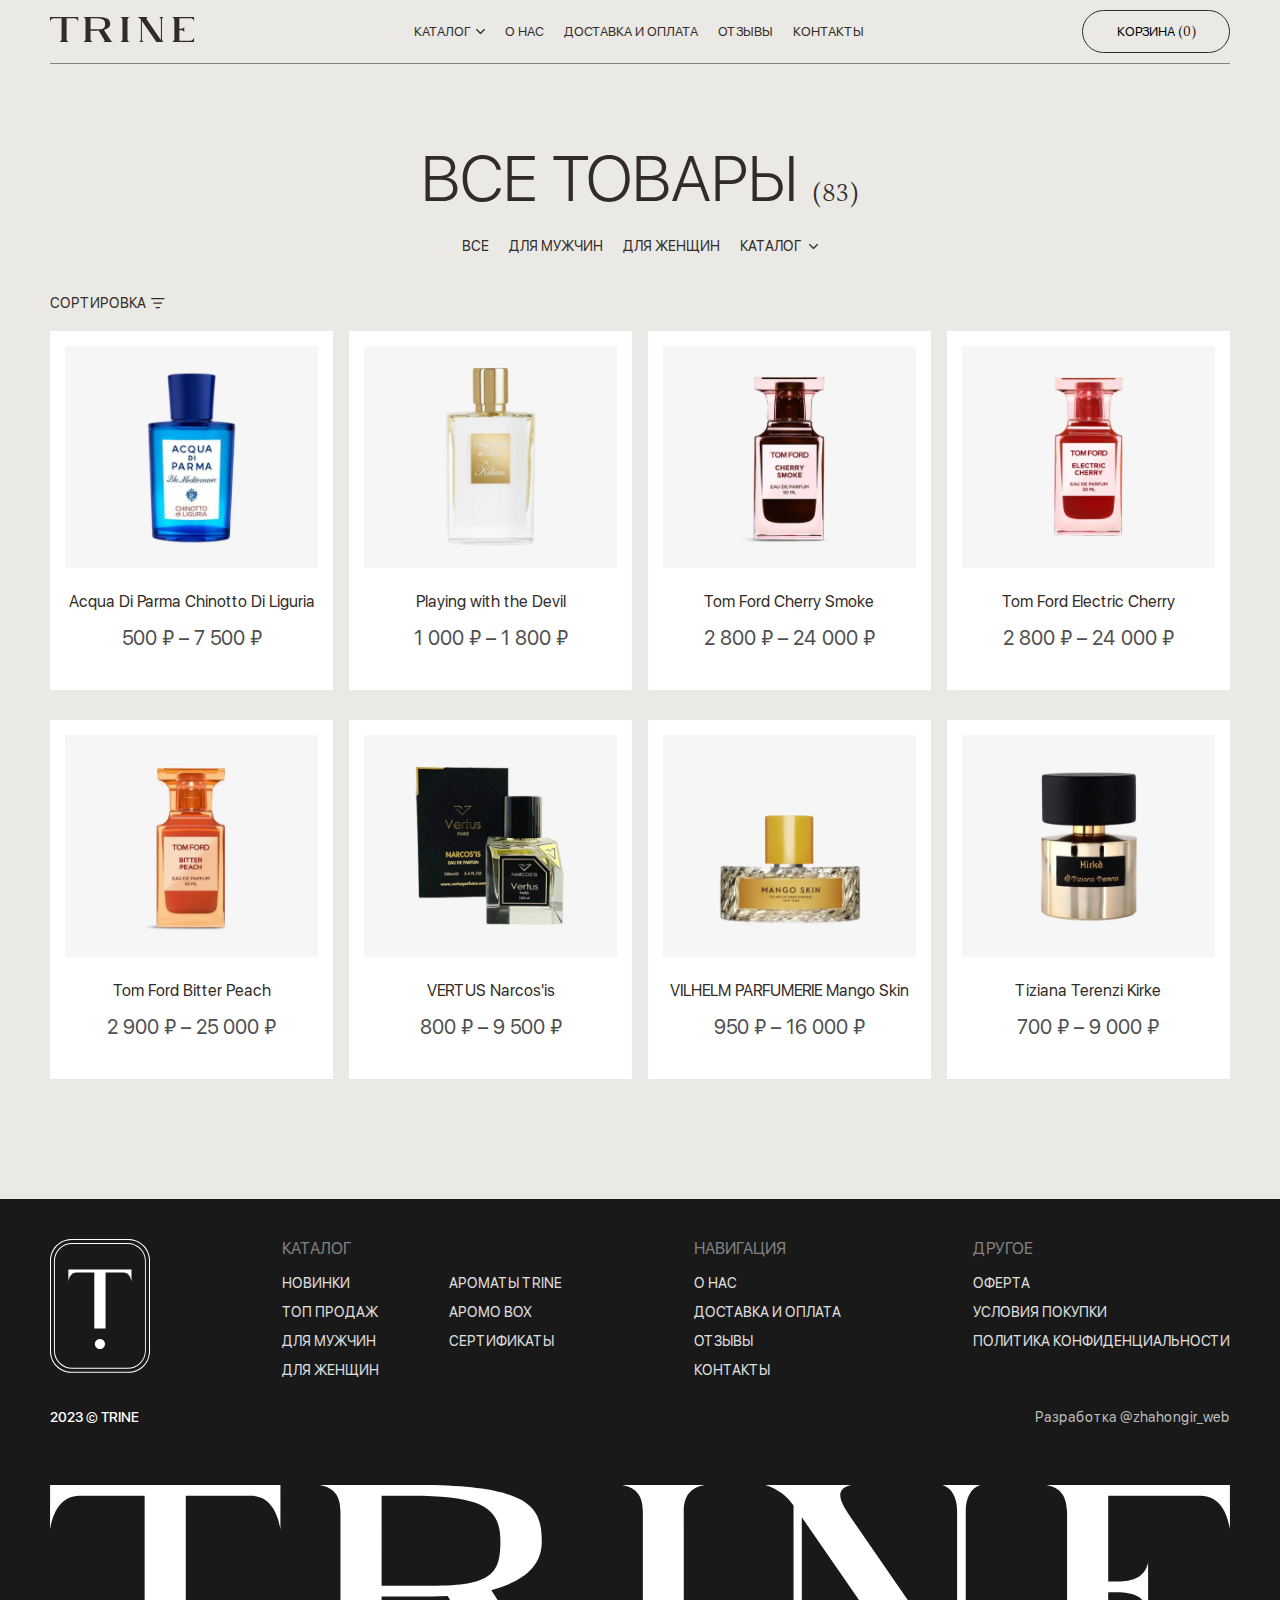
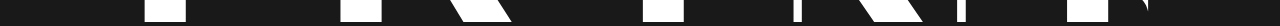
<file: index.html>
<!DOCTYPE html>
<html lang="ru">
<head>
    <meta charset="UTF-8">
    <meta name="viewport" content="width=device-width, initial-scale=1.0">
    <title>Trine</title>

    <link rel="stylesheet" href="css/style.css">
</head>
<body>
    <header class="header">
        <div class="container">
            <div class="header__wrap">
                <a href="index.html" class="header__wrap__logo">
                    <img src="icons/logo.svg" alt="logo" class="header__wrap__logo__icon">
                </a>
                <div class="header__wrap__nav">
                    <ul class="header__wrap__nav__list">
                        <li class="header__wrap__nav__list__item header__nav__catalog">
                            <a class="header__wrap__nav__list__item__link">Каталог
                                <img src="icons/arrow-down.svg" alt="icon" class="header__wrap__nav__list__item__link__icon">
                            </a>
                        </li>
                        <li class="header__wrap__nav__list__item"><a href="about-us.html" class="header__wrap__nav__list__item__link">О нас</a></li>
                        <li class="header__wrap__nav__list__item"><a href="delivery.html" class="header__wrap__nav__list__item__link">Доставка и оплата</a></li>
                        <li class="header__wrap__nav__list__item"><a href="about-us.html#reviews" class="header__wrap__nav__list__item__link">Отзывы</a></li>
                        <li class="header__wrap__nav__list__item"><a href="contacts.html" class="header__wrap__nav__list__item__link">Контакты</a></li>
                    </ul>
                </div>
                <div class="header__wrap__inner">
                    <button class="header__wrap__cart" id="cartBtn">
                        Корзина <span class="brackets">(</span><span class="count">0</span><span class="brackets">)</span>
                    </button>
                    <div class="header__wrap__hamburger" id="menuOpen">
                        <span class="header__wrap__hamburger__span"></span>
                        <span class="header__wrap__hamburger__span"></span>
                        <span class="header__wrap__hamburger__span"></span>
                    </div>
                </div>
            </div>
        </div>
    </header>

    <section class="catalog">
        <div class="container">
            <div class="catalog__wrap">
                <div class="promo">
                    <h1 class="promo__title">Все товары <span class="promo__title__brackets brackets">(</span><span class="promo__title__count count">83</span><span class="promo__title__brackets brackets">)</span></h1>
                    <div class="promo__nav">
                        <ul class="promo__nav__list">
                            <li class="promo__nav__list__item"><a href="#" class="promo__nav__list__item__link">Все</a></li>
                            <li class="promo__nav__list__item"><a href="#" class="promo__nav__list__item__link">Для мужчин</a></li>
                            <li class="promo__nav__list__item"><a href="#" class="promo__nav__list__item__link">Для женщин</a></li>
                            <li class="promo__nav__list__item"><a href="#" class="promo__nav__list__item__link promo__catalog-btn">Каталог
                                <img src="icons/arrow-down.svg" alt="arrow" class="promo__nav__list__item__link__icon">
                            </a></li>
                        </ul>
                        <div class="promo__nav__content">
                            <ul class="promo__nav__content__list">
                                <li class="promo__nav__content__list__item"><a href="#" class="promo__nav__content__list__item__link">Новинки</a></li>
                                <li class="promo__nav__content__list__item"><a href="#" class="promo__nav__content__list__item__link">Топ продаж</a></li>
                                <li class="promo__nav__content__list__item"><a href="#" class="promo__nav__content__list__item__link">Для мужчин</a></li>
                                <li class="promo__nav__content__list__item"><a href="#" class="promo__nav__content__list__item__link">Для женщин</a></li>
                                <li class="promo__nav__content__list__item"><a href="#" class="promo__nav__content__list__item__link">Ароматы Trine</a></li>
                                <li class="promo__nav__content__list__item"><a href="#" class="promo__nav__content__list__item__link">Аромо Box</a></li>
                                <li class="promo__nav__content__list__item"><a href="#" class="promo__nav__content__list__item__link">Сертификаты</a></li>
                            </ul>
                        </div>
                    </div>
                </div>
                <div class="catalog__wrap__content">
                    <div class="catalog__wrap__content__header">
                        <button class="catalog__wrap__content__header__sort" onclick="sortFunction()">
                            Сортировка
                            <img src="icons/sort.svg" alt="icon" class="catalog__wrap__content__header__sort__icon">
                        </button>
                        <div class="catalog__wrap__content__header__sort-list" id="sortDropDown">
                            <a href="#" class="catalog__wrap__content__header__sort-list__item catalog__wrap__content__header__sort-list__item-active">По умолчанию</a>
                            <a href="#" class="catalog__wrap__content__header__sort-list__item">По возрастанию цены</a>
                            <a href="#" class="catalog__wrap__content__header__sort-list__item">По убыванию цены</a>
                        </div>
                    </div>
                    <div class="catalog__wrap__content__cards">
                        <a href="product.html" class="catalog__wrap__content__cards__item">
                            <div class="catalog__wrap__content__cards__item__header">
                                <img src="images/item-1.webp" alt="product photo" class="catalog__wrap__content__cards__item__header__photo">
                            </div>
                            <div class="catalog__wrap__content__cards__item__info">
                                <h2 class="catalog__wrap__content__cards__item__info__title">Acqua Di Parma Chinotto Di Liguria</h2>
                                <span class="catalog__wrap__content__cards__item__info__price">500 ₽ – 7 500 ₽</span>
                            </div>
                        </a>
                        <a href="product.html" class="catalog__wrap__content__cards__item">
                            <div class="catalog__wrap__content__cards__item__header">
                                <img src="images/item-2.webp" alt="product photo" class="catalog__wrap__content__cards__item__header__photo">
                            </div>
                            <div class="catalog__wrap__content__cards__item__info">
                                <h2 class="catalog__wrap__content__cards__item__info__title">Playing with the Devil</h2>
                                <span class="catalog__wrap__content__cards__item__info__price">1 000 ₽ – 1 800 ₽</span>
                            </div>
                        </a>
                        <a href="#" class="catalog__wrap__content__cards__item">
                            <div class="catalog__wrap__content__cards__item__header">
                                <img src="images/item-3.webp" alt="product photo" class="catalog__wrap__content__cards__item__header__photo">
                            </div>
                            <div class="catalog__wrap__content__cards__item__info">
                                <h2 class="catalog__wrap__content__cards__item__info__title">Tom Ford Cherry Smoke</h2>
                                <span class="catalog__wrap__content__cards__item__info__price">2 800 ₽ – 24 000 ₽</span>
                            </div>
                        </a>
                        <a href="#" class="catalog__wrap__content__cards__item">
                            <div class="catalog__wrap__content__cards__item__header">
                                <img src="images/item-4.webp" alt="product photo" class="catalog__wrap__content__cards__item__header__photo">
                            </div>
                            <div class="catalog__wrap__content__cards__item__info">
                                <h2 class="catalog__wrap__content__cards__item__info__title">Tom Ford Electric Cherry</h2>
                                <span class="catalog__wrap__content__cards__item__info__price">2 800 ₽ – 24 000 ₽</span>
                            </div>
                        </a>
                        <a href="#" class="catalog__wrap__content__cards__item">
                            <div class="catalog__wrap__content__cards__item__header">
                                <img src="images/item-5.webp" alt="product photo" class="catalog__wrap__content__cards__item__header__photo">
                            </div>
                            <div class="catalog__wrap__content__cards__item__info">
                                <h2 class="catalog__wrap__content__cards__item__info__title">Tom Ford Bitter Peach</h2>
                                <span class="catalog__wrap__content__cards__item__info__price">2 900 ₽ – 25 000 ₽</span>
                            </div>
                        </a>
                        <a href="#" class="catalog__wrap__content__cards__item">
                            <div class="catalog__wrap__content__cards__item__header">
                                <img src="images/item-6.webp" alt="product photo" class="catalog__wrap__content__cards__item__header__photo">
                            </div>
                            <div class="catalog__wrap__content__cards__item__info">
                                <h2 class="catalog__wrap__content__cards__item__info__title">VERTUS Narcos'is</h2>
                                <span class="catalog__wrap__content__cards__item__info__price">800 ₽ – 9 500 ₽</span>
                            </div>
                        </a>
                        <a href="#" class="catalog__wrap__content__cards__item">
                            <div class="catalog__wrap__content__cards__item__header">
                                <img src="images/item-7.webp" alt="product photo" class="catalog__wrap__content__cards__item__header__photo">
                            </div>
                            <div class="catalog__wrap__content__cards__item__info">
                                <h2 class="catalog__wrap__content__cards__item__info__title">VILHELM PARFUMERIE Mango Skin</h2>
                                <span class="catalog__wrap__content__cards__item__info__price">950 ₽ – 16 000 ₽</span>
                            </div>
                        </a>
                        <a href="#" class="catalog__wrap__content__cards__item">
                            <div class="catalog__wrap__content__cards__item__header">
                                <img src="images/item-8.webp" alt="product photo" class="catalog__wrap__content__cards__item__header__photo">
                            </div>
                            <div class="catalog__wrap__content__cards__item__info">
                                <h2 class="catalog__wrap__content__cards__item__info__title">Tiziana Terenzi Kirke</h2>
                                <span class="catalog__wrap__content__cards__item__info__price">700 ₽ – 9 000 ₽</span>
                            </div>
                        </a>
                    </div>
                </div>
            </div>
        </div>
    </section>

    <footer class="footer">
        <div class="container">
            <div class="footer__wrap">
                <a href="index.html" class="footer__wrap__logo">
                    <img src="icons/logo-small-footer.svg" alt="logo" class="footer__wrap__logo__icon">
                </a>
                <div class="footer__wrap__nav">
                    <h5 class="footer__wrap__nav__title footer-title">Каталог</h5>
                    <div class="footer__wrap__nav__content">
                        <ul class="footer__wrap__nav__content__left">
                            <li class="footer__wrap__nav__content__left__item"><a href="#" class="footer__wrap__nav__content__left__item__link">Новинки</a></li>
                            <li class="footer__wrap__nav__content__left__item"><a href="#" class="footer__wrap__nav__content__left__item__link">Топ продаж</a></li>
                            <li class="footer__wrap__nav__content__left__item"><a href="#" class="footer__wrap__nav__content__left__item__link">Для мужчин</a></li>
                            <li class="footer__wrap__nav__content__left__item"><a href="#" class="footer__wrap__nav__content__left__item__link">Для женщин</a></li>
                        </ul>
                        <ul class="footer__wrap__nav__content__right">
                            <li class="footer__wrap__nav__content__right__item"><a href="#" class="footer__wrap__nav__content__right__item__link">Ароматы Trine</a></li>
                            <li class="footer__wrap__nav__content__right__item"><a href="#" class="footer__wrap__nav__content__right__item__link">Аромо Box</a></li>
                            <li class="footer__wrap__nav__content__right__item"><a href="#" class="footer__wrap__nav__content__right__item__link">Сертификаты</a></li>
                        </ul>
                    </div>
                </div>
                <div class="footer__wrap__menu">
                    <h5 class="footer__wrap__menu__title footer-title">Навигация</h5>
                    <ul class="footer__wrap__menu__list">
                        <li class="footer__wrap__menu__list__item"><a href="about-us.html" class="footer__wrap__menu__list__item__link">О нас</a></li>
                        <li class="footer__wrap__menu__list__item"><a href="delivery.html" class="footer__wrap__menu__list__item__link">Доставка и оплата</a></li>
                        <li class="footer__wrap__menu__list__item"><a href="about-us.html#reviews" class="footer__wrap__menu__list__item__link">Отзывы</a></li>
                        <li class="footer__wrap__menu__list__item"><a href="contacts.html" class="footer__wrap__menu__list__item__link">Контакты</a></li>
                    </ul>
                </div>
                <div class="footer__wrap__other">
                    <h5 class="footer__wrap__other__title footer-title">Другое</h5>
                    <ul class="footer__wrap__other__list">
                        <li class="footer__wrap__other__list__item"><a href="#" class="footer__wrap__other__list__item__link">Оферта</a></li>
                        <li class="footer__wrap__other__list__item"><a href="#" class="footer__wrap__other__list__item__link">Условия покупки</a></li>
                        <li class="footer__wrap__other__list__item"><a href="#" class="footer__wrap__other__list__item__link">Политика конфиденциальности</a></li>
                    </ul>
                </div>
            </div>
            <div class="footer__copyright">
                <span class="footer__copyright__since">2023 © Trine</span>
                <a href="https://t.me/zhahongir_web" target="_blank" class="footer__copyright__developer">Разработка @zhahongir_web</a>
            </div>
            <img src="icons/logo-footer.svg" alt="logo" class="footer__logo">
        </div>
    </footer>



    
    <div class="cart-bg" id="cartBg"></div>
    <div class="cart" id="cart">
        <div class="cart__wrap">
            <div class="cart__wrap__inner">
                <div class="cart__wrap__inner__header">
                    <h4 class="cart__wrap__inner__header__title">Корзина <span class="brackets">(</span><span class="count">5</span><span class="brackets">)</span></h4>
                    <img src="icons/close.svg" alt="close" class="cart__wrap__inner__header__close" id="closeCartBtn">
                </div>
                <div class="cart__wrap__inner__content">
                    <div class="cart__wrap__inner__content__item">
                        <img src="images/item-1.webp" alt="photo" class="cart__wrap__inner__content__item__photo">
                        <div class="cart__wrap__inner__content__item__info">
                            <div class="cart__wrap__inner__content__item__info__header">
                                <div class="cart__wrap__inner__content__item__info__header__main">
                                    <h5 class="cart__wrap__inner__content__item__info__header__main__title">Acqua Di Parma Chinotto Di Liguria</h5>
                                    <div class="cart__wrap__inner__content__item__info__header__main__volume">Объем: <span>5</span> мл</div>
                                </div>
                                <span class="cart__wrap__inner__content__item__info__header__price">500 ₽</span>
                            </div>
                            <div class="cart__wrap__inner__content__item__info__options">
                                <div class="cart__wrap__inner__content__item__info__options__count">
                                    <span class="cart__wrap__inner__content__item__info__options__count__move minus-count">
                                        <img src="icons/minus.svg" alt="minus" class="cart__wrap__inner__content__item__info__options__count__move__icon">
                                    </span>
                                    <input type="number" value="1" class="cart__wrap__inner__content__item__info__options__count__number">
                                    <span class="cart__wrap__inner__content__item__info__options__count__move pluse-count">
                                        <img src="icons/pluse.svg" alt="pluse" class="cart__wrap__inner__content__item__info__options__count__move__icon">
                                    </span>
                                </div>
                                <button class="cart__wrap__inner__content__item__info__options__delete">Удалить</button>
                            </div> 
                        </div>
                    </div>
                    <div class="cart__wrap__inner__content__item">
                        <img src="images/item-2.webp" alt="photo" class="cart__wrap__inner__content__item__photo">
                        <div class="cart__wrap__inner__content__item__info">
                            <div class="cart__wrap__inner__content__item__info__header">
                                <div class="cart__wrap__inner__content__item__info__header__main">
                                    <h5 class="cart__wrap__inner__content__item__info__header__main__title">Playing with the Devil</h5>
                                    <div class="cart__wrap__inner__content__item__info__header__main__volume">Объем: <span>5</span> мл</div>
                                </div>
                                <span class="cart__wrap__inner__content__item__info__header__price">1000 ₽</span>
                            </div>
                            <div class="cart__wrap__inner__content__item__info__options">
                                <div class="cart__wrap__inner__content__item__info__options__count">
                                    <span class="cart__wrap__inner__content__item__info__options__count__move minus-count">
                                        <img src="icons/minus.svg" alt="minus" class="cart__wrap__inner__content__item__info__options__count__move__icon">
                                    </span>
                                    <input type="number" value="1" class="cart__wrap__inner__content__item__info__options__count__number">
                                    <span class="cart__wrap__inner__content__item__info__options__count__move pluse-count">
                                        <img src="icons/pluse.svg" alt="pluse" class="cart__wrap__inner__content__item__info__options__count__move__icon">
                                    </span>
                                </div>
                                <button class="cart__wrap__inner__content__item__info__options__delete">Удалить</button>
                            </div> 
                        </div>
                    </div>
                    <div class="cart__wrap__inner__content__item">
                        <img src="images/item-3.webp" alt="photo" class="cart__wrap__inner__content__item__photo">
                        <div class="cart__wrap__inner__content__item__info">
                            <div class="cart__wrap__inner__content__item__info__header">
                                <div class="cart__wrap__inner__content__item__info__header__main">
                                    <h5 class="cart__wrap__inner__content__item__info__header__main__title">Tom Ford Cherry Smoke</h5>
                                    <div class="cart__wrap__inner__content__item__info__header__main__volume">Объем: <span>5</span> мл</div>
                                </div>
                                <span class="cart__wrap__inner__content__item__info__header__price">2800 ₽</span>
                            </div>
                            <div class="cart__wrap__inner__content__item__info__options">
                                <div class="cart__wrap__inner__content__item__info__options__count">
                                    <span class="cart__wrap__inner__content__item__info__options__count__move minus-count">
                                        <img src="icons/minus.svg" alt="minus" class="cart__wrap__inner__content__item__info__options__count__move__icon">
                                    </span>
                                    <input type="number" value="1" class="cart__wrap__inner__content__item__info__options__count__number">
                                    <span class="cart__wrap__inner__content__item__info__options__count__move pluse-count">
                                        <img src="icons/pluse.svg" alt="pluse" class="cart__wrap__inner__content__item__info__options__count__move__icon">
                                    </span>
                                </div>
                                <button class="cart__wrap__inner__content__item__info__options__delete">Удалить</button>
                            </div> 
                        </div>
                    </div>
                    <div class="cart__wrap__inner__content__item">
                        <img src="images/item-1.webp" alt="photo" class="cart__wrap__inner__content__item__photo">
                        <div class="cart__wrap__inner__content__item__info">
                            <div class="cart__wrap__inner__content__item__info__header">
                                <div class="cart__wrap__inner__content__item__info__header__main">
                                    <h5 class="cart__wrap__inner__content__item__info__header__main__title">Acqua Di Parma Chinotto Di Liguria</h5>
                                    <div class="cart__wrap__inner__content__item__info__header__main__volume">Объем: <span>5</span> мл</div>
                                </div>
                                <span class="cart__wrap__inner__content__item__info__header__price">500 ₽</span>
                            </div>
                            <div class="cart__wrap__inner__content__item__info__options">
                                <div class="cart__wrap__inner__content__item__info__options__count">
                                    <span class="cart__wrap__inner__content__item__info__options__count__move minus-count">
                                        <img src="icons/minus.svg" alt="minus" class="cart__wrap__inner__content__item__info__options__count__move__icon">
                                    </span>
                                    <input type="number" value="1" class="cart__wrap__inner__content__item__info__options__count__number">
                                    <span class="cart__wrap__inner__content__item__info__options__count__move pluse-count">
                                        <img src="icons/pluse.svg" alt="pluse" class="cart__wrap__inner__content__item__info__options__count__move__icon">
                                    </span>
                                </div>
                                <button class="cart__wrap__inner__content__item__info__options__delete">Удалить</button>
                            </div> 
                        </div>
                    </div>
                    <div class="cart__wrap__inner__content__item">
                        <img src="images/item-1.webp" alt="photo" class="cart__wrap__inner__content__item__photo">
                        <div class="cart__wrap__inner__content__item__info">
                            <div class="cart__wrap__inner__content__item__info__header">
                                <div class="cart__wrap__inner__content__item__info__header__main">
                                    <h5 class="cart__wrap__inner__content__item__info__header__main__title">Acqua Di Parma Chinotto Di Liguria</h5>
                                    <div class="cart__wrap__inner__content__item__info__header__main__volume">Объем: <span>5</span> мл</div>
                                </div>
                                <span class="cart__wrap__inner__content__item__info__header__price">500 ₽</span>
                            </div>
                            <div class="cart__wrap__inner__content__item__info__options">
                                <div class="cart__wrap__inner__content__item__info__options__count">
                                    <span class="cart__wrap__inner__content__item__info__options__count__move minus-count">
                                        <img src="icons/minus.svg" alt="minus" class="cart__wrap__inner__content__item__info__options__count__move__icon">
                                    </span>
                                    <input type="number" value="1" class="cart__wrap__inner__content__item__info__options__count__number">
                                    <span class="cart__wrap__inner__content__item__info__options__count__move pluse-count">
                                        <img src="icons/pluse.svg" alt="pluse" class="cart__wrap__inner__content__item__info__options__count__move__icon">
                                    </span>
                                </div>
                                <button class="cart__wrap__inner__content__item__info__options__delete">Удалить</button>
                            </div> 
                        </div>
                    </div>
                </div>
                <div class="cart__wrap__inner__footer">
                    <div class="cart__wrap__inner__footer__price">
                        <div class="cart__wrap__inner__footer__price__title">Общая стоимость:</div>
                        <span class="cart__wrap__inner__footer__price__number">7 600 ₽</span>
                    </div>
                    <a href="order.html" class="cart__wrap__inner__footer__buy">Перейти к оформлению заказа</a>
                </div>
            </div>
        </div>
    </div>

    <!-- Menu -->
    <div class="menu" id="menuNav">
        <div class="menu__inner">
            <div class="menu__inner__header">
                <a href="index.html" class="menu__inner__header__link">
                    <img src="icons/logo.svg" alt="logo" class="menu__inner__logo">
                </a>
                <img src="icons/close.svg" alt="close" class="menu__inner__header__close" id="closeMenuBtn">
            </div>
            <ul class="menu__inner__accardion">
                <li class="menu__inner__accardion__item">
                    <button class="menu__inner__accardion__item__control" aria-expanded="false">
                        <div class="menu__inner__accardion__item__control__header">
                            <h3 class="menu__inner__accardion__item__control__header__title">Каталог</h3>
                        </div>
                        <img src="icons/arrow-down.svg" alt="icon" class="menu__inner__accardion__item__control__button">
                    </button>
                    <div class="menu__inner__accardion__item__content" aria-hidden="true">
                        <ul class="menu__inner__accardion__item__content__list">
                            <li class="menu__inner__accardion__item__content__list__item">
                                <a href="#" class="menu__inner__accardion__item__content__list__item__link">Новинки</a>
                            </li>
                            <li class="menu__inner__accardion__item__content__list__item">
                                <a href="#" class="menu__inner__accardion__item__content__list__item__link">Топ продаж</a>
                            </li>
                            <li class="menu__inner__accardion__item__content__list__item">
                                <a href="#" class="menu__inner__accardion__item__content__list__item__link">Для мужчин</a>
                            </li>
                            <li class="menu__inner__accardion__item__content__list__item">
                                <a href="#" class="menu__inner__accardion__item__content__list__item__link">Для женщин</a>
                            </li>
                            <li class="menu__inner__accardion__item__content__list__item">
                                <a href="#" class="menu__inner__accardion__item__content__list__item__link">Ароматы Trine</a>
                            </li>
                            <li class="menu__inner__accardion__item__content__list__item">
                                <a href="#" class="menu__inner__accardion__item__content__list__item__link">Аромо Box</a>
                            </li>
                            <li class="menu__inner__accardion__item__content__list__item">
                                <a href="#" class="menu__inner__accardion__item__content__list__item__link">Сертификаты</a>
                            </li>
                        </ul>
                    </div>
                </li>
            </ul>
            <ul class="menu__inner__nav">
                <li class="menu__inner__nav__item"><a href="about-us.html" class="menu__inner__nav__item__link">О нас</a></li>
                <li class="menu__inner__nav__item"><a href="delivery.html" class="menu__inner__nav__item__link">Доставка и оплата</a></li>
                <li class="menu__inner__nav__item"><a href="about-us.html#reviews" class="menu__inner__nav__item__link">Отзывы</a></li>
                <li class="menu__inner__nav__item"><a href="contacts.html" class="menu__inner__nav__item__link">Контакты</a></li>
            </ul>
        </div>
    </div>




    <div class="header__dropdown">
        <div class="header__dropdown__wrap">
            <ul class="header__dropdown__wrap__list">
                <li class="header__dropdown__wrap__list__item"><a href="#" class="header__dropdown__wrap__list__item__link">Новинки</a></li>
                <li class="header__dropdown__wrap__list__item"><a href="#" class="header__dropdown__wrap__list__item__link">Топ продаж</a></li>
                <li class="header__dropdown__wrap__list__item"><a href="#" class="header__dropdown__wrap__list__item__link">Для мужчин</a></li>
                <li class="header__dropdown__wrap__list__item"><a href="#" class="header__dropdown__wrap__list__item__link">Для женщин</a></li>
                <li class="header__dropdown__wrap__list__item"><a href="#" class="header__dropdown__wrap__list__item__link">Ароматы Trine</a></li>
                <li class="header__dropdown__wrap__list__item"><a href="#" class="header__dropdown__wrap__list__item__link">Аромо Box</a></li>
                <li class="header__dropdown__wrap__list__item"><a href="#" class="header__dropdown__wrap__list__item__link">Сертификаты</a></li>
            </ul>
        </div>
    </div>



    <script src="https://code.jquery.com/jquery-3.6.1.min.js" integrity="sha256-o88AwQnZB+VDvE9tvIXrMQaPlFFSUTR+nldQm1LuPXQ=" crossorigin="anonymous"></script>

    <script src="js/app.js"></script>

    <script>
        var openCartButton = document.getElementById('cartBtn');
        var closeCartButton = document.getElementById('closeCartBtn');
        var cart = document.getElementById('cart');
        var overlay = document.getElementById('cartBg');

        openCartButton.addEventListener('click', function() {
            cart.classList.add('open-cart');
            overlay.style.display = 'block';
            document.body.classList.add('cart-overflow');
        });

        closeCartButton.addEventListener('click', function() {
            cart.classList.remove('open-cart');
            overlay.style.display = 'none';
            document.body.classList.remove('cart-overflow');
        });
    </script>


</body>
</html>
</file>
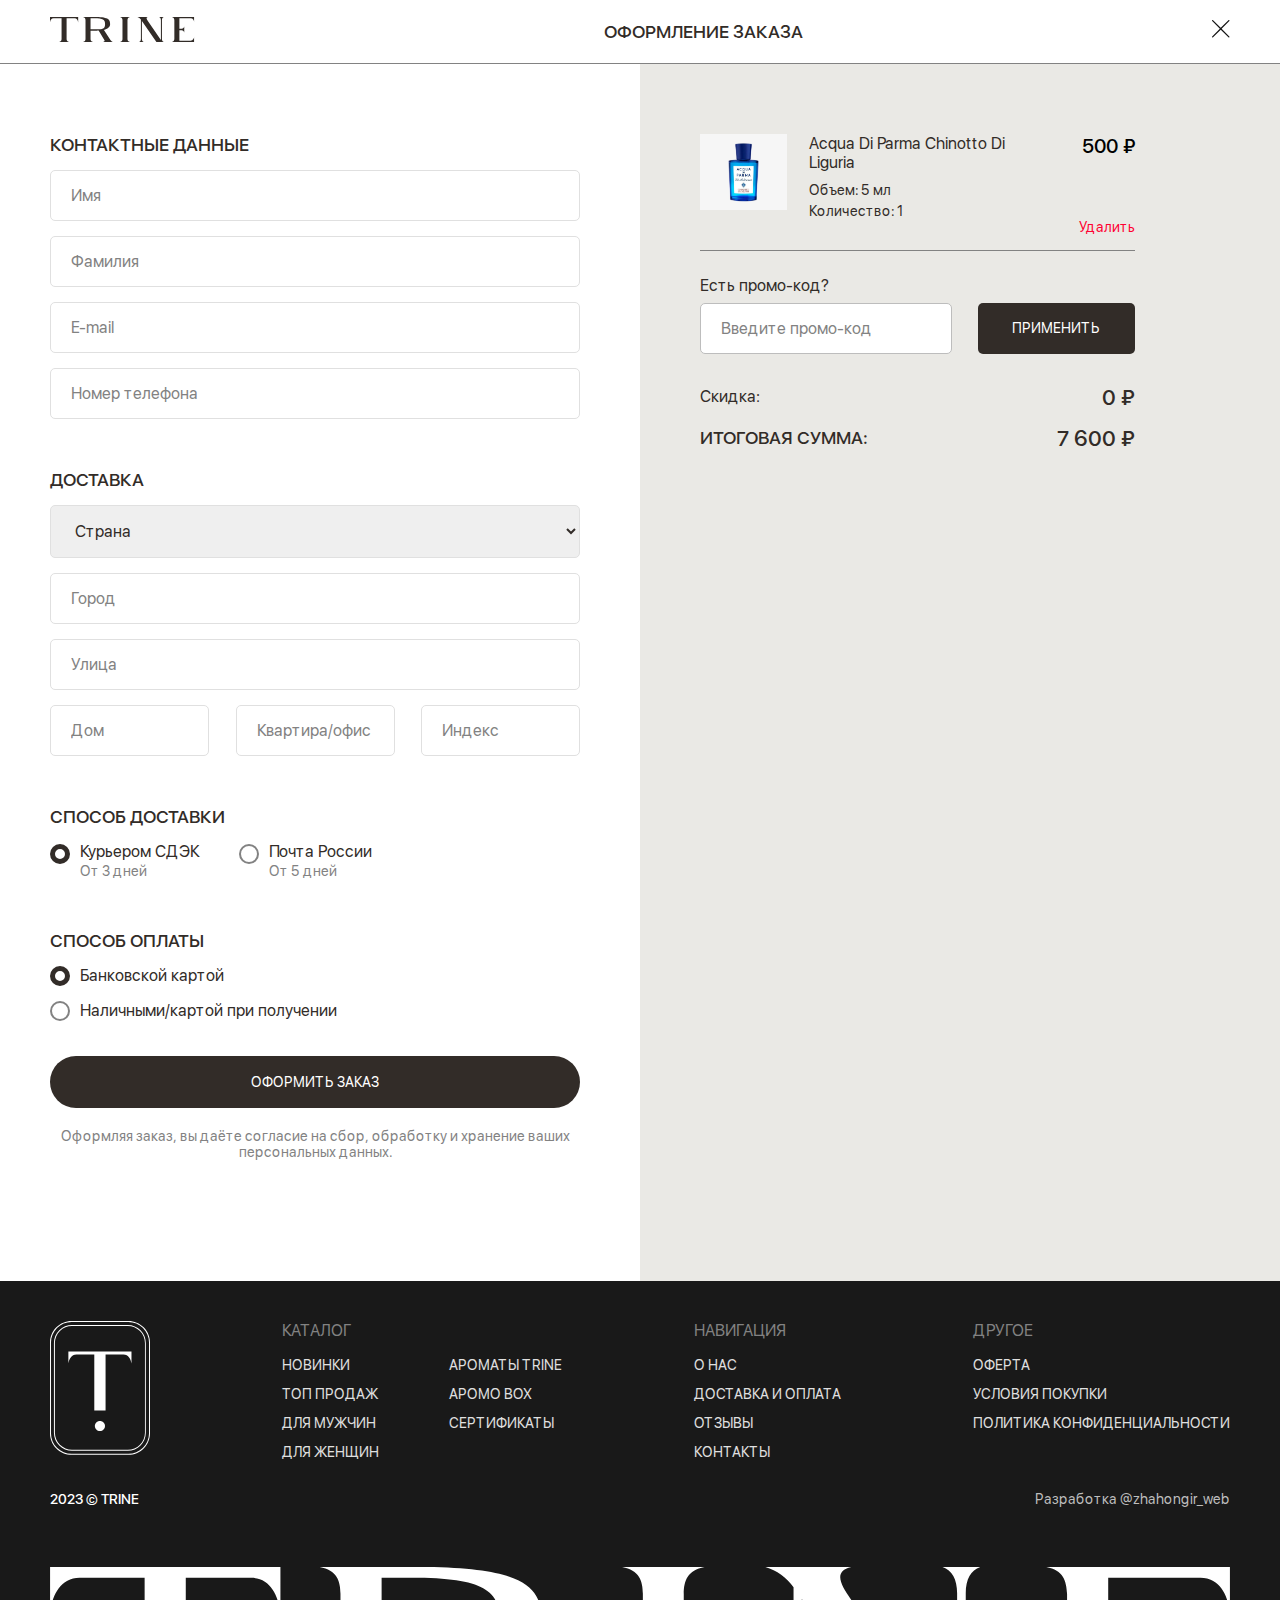
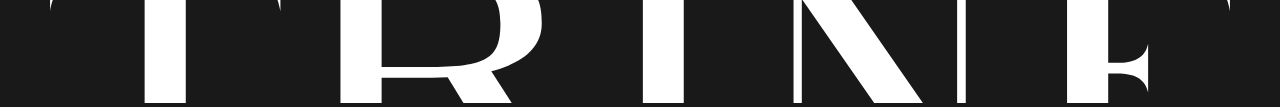
<file: order.html>
<!DOCTYPE html>
<html lang="ru">
<head>
    <meta charset="UTF-8">
    <meta name="viewport" content="width=device-width, initial-scale=1.0">
    <title>Trine</title>

    <link rel="stylesheet" href="css/style.css">
</head>
<body>
    <header class="header-order">
        <div class="container">
            <div class="header-order__wrap">
                <a href="index.html" class="header-order__wrap__logo">
                    <img src="icons/logo.svg" alt="logo" class="header-order__wrap__logo__icon">
                </a>
                <h1 class="header-order__wrap__title">Оформление заказа</h1>
                <a href="#" class="header-order__wrap__close">
                    <img src="icons/close.svg" alt="close" class="header-order__wrap__close__icon">
                </a>
            </div>
        </div>
    </header>

    <section class="order">
        <div class="order__info">
            <div class="container">
                <div class="order__info__contacts">
                    <h2 class="order__info__contacts__title order-title">Контактные данные</h2>
                    <div class="order__info__contacts__item">
                        <input type="text" placeholder="Имя" class="order__info__contacts__item__input">
                    </div>
                    <div class="order__info__contacts__item">
                        <input type="text" placeholder="Фамилия" class="order__info__contacts__item__input">
                    </div>
                    <div class="order__info__contacts__item">
                        <input type="text" placeholder="E-mail" class="order__info__contacts__item__input">
                    </div>
                    <div class="order__info__contacts__item">
                        <input type="text" placeholder="Номер телефона" class="order__info__contacts__item__input">
                    </div>
                </div>
                <div class="order__info__delivery">
                    <h2 class="order__info__delivery__title order-title">Доставка</h2>
                    <div class="order__info__delivery__item">
                        <select name="" id="country" class="order__info__delivery__item__select">
                            <option value="Страна" class="order__info__delivery__item__select__option">Страна</option>
                            <option value="Россия" class="order__info__delivery__item__select__option">Россия</option>
                            <option value="Беларусь" class="order__info__delivery__item__select__option">Беларусь</option>
                            <option value="Казахстан" class="order__info__delivery__item__select__option">Казахстан</option>
                        </select>
                    </div>
                    <div class="order__info__delivery__item">
                        <input type="text" placeholder="Город" class="order__info__delivery__item__input">
                    </div>
                    <div class="order__info__delivery__item">
                        <input type="text" placeholder="Улица" class="order__info__delivery__item__input">
                    </div>
                    <div class="order__info__delivery__inner">
                        <div class="order__info__delivery__inner__item">
                            <input type="text" placeholder="Дом" class="order__info__delivery__inner__item__input">
                        </div>
                        <div class="order__info__delivery__inner__item">
                            <input type="text" placeholder="Квартира/офис" class="order__info__delivery__inner__item__input">
                        </div>
                        <div class="order__info__delivery__inner__item">
                            <input type="text" placeholder="Индекс" class="order__info__delivery__inner__item__input">
                        </div>
                    </div>
                </div>
                <div class="order__info__delivery-method">
                    <h2 class="order__info__delivery-method__title order-title">Способ доставки</h2>
                    <div class="order__info__delivery-method__inner">
                        <div class="order__info__delivery-method__inner__item">
                            <input checked type="radio" id="sdek" class="order__info__delivery-method__inner__item__input">
                            <label for="sdek" class="order__info__delivery-method__inner__item__label"><span class="order__info__delivery-method__inner__item__label__span">Курьером СДЭК <br> <span>От 3 дней</span></span></label>
                        </div>
                        <div class="order__info__delivery-method__inner__item">
                            <input type="radio" id="pochtaRus" class="order__info__delivery-method__inner__item__input">
                            <label for="pochtaRus" class="order__info__delivery-method__inner__item__label"><span class="order__info__delivery-method__inner__item__label__span">Почта России <br> <span>От 5 дней</span></span></label>
                        </div>
                    </div>
                </div>
                <div class="order__info__payment">
                    <h2 class="order__info__payment__title order-title">Способ Оплаты</h2>
                    <div class="order__info__payment__inner">
                        <div class="order__info__payment__inner__item">
                            <input checked type="radio" id="cardPay" class="order__info__payment__inner__item__input">
                            <label for="cardPay" class="order__info__payment__inner__item__label">Банковской картой</label>
                        </div>
                        <div class="order__info__payment__inner__item">
                            <input type="radio" id="cash" class="order__info__payment__inner__item__input">
                            <label for="cash" class="order__info__payment__inner__item__label">Наличными/картой при получении</label>
                        </div>
                    </div>
                </div>
                <a href="#" class="order__info__buy">Оформить заказ</a>
                <a href="privacy.html" target="_blank" class="order__info__agreement">Оформляя заказ, вы даёте согласие на сбор, обработку и хранение ваших персональных данных.</a>
            </div>
        </div>
        <div class="order__cart">
            <div class="order__cart__products">
                <div class="order__cart__products__item">
                    <img src="images/item-1.webp" alt="photo" class="order__cart__products__item__photo">
                    <div class="order__cart__products__item__info">
                        <div class="order__cart__products__item__info__header">
                            <div class="order__cart__products__item__info__header__main">
                                <h5 class="order__cart__products__item__info__header__main__title">Acqua Di Parma Chinotto Di Liguria</h5>
                                <div class="order__cart__products__item__info__header__main__volume">Объем: <span>5</span> мл</div>
                                <div class="order__cart__products__item__info__header__main__count">Количество: <span>1</span></div>
                            </div>
                            <span class="order__cart__products__item__info__header__price">500 ₽</span>
                        </div>
                        <div class="order__cart__products__item__info__options">
                            <button class="order__cart__products__item__info__options__delete">Удалить</button>
                        </div> 
                    </div>
                </div>
            </div>
            <div class="order__cart__promo-code">
                <h3 class="order__cart__promo-code__title">Есть промо-код?</h3>
                <form action="#" class="order__cart__promo-code__form">
                    <input type="text" placeholder="Введите промо-код" class="order__cart__promo-code__form__input">
                    <button class="order__cart__promo-code__form__button">Применить</button>
                </form>
            </div>
            <div class="order__cart__price">
                <div class="order__cart__price__discount">
                    <h3 class="order__cart__price__discount__title">Скидка:</h3>
                    <span class="order__cart__price__discount__number">0 ₽</span>
                </div>
                <div class="order__cart__price__sum">
                    <h3 class="order__cart__price__sum__title">Итоговая сумма:</h3>
                    <span class="order__cart__price__sum__number">7 600 ₽</span>
                </div>
            </div>
        </div>
    </section>

    <footer class="footer" style="margin-top: 0;">
        <div class="container">
            <div class="footer__wrap">
                <a href="index.html" class="footer__wrap__logo">
                    <img src="icons/logo-small-footer.svg" alt="logo" class="footer__wrap__logo__icon">
                </a>
                <div class="footer__wrap__nav">
                    <h5 class="footer__wrap__nav__title footer-title">Каталог</h5>
                    <div class="footer__wrap__nav__content">
                        <ul class="footer__wrap__nav__content__left">
                            <li class="footer__wrap__nav__content__left__item"><a href="#" class="footer__wrap__nav__content__left__item__link">Новинки</a></li>
                            <li class="footer__wrap__nav__content__left__item"><a href="#" class="footer__wrap__nav__content__left__item__link">Топ продаж</a></li>
                            <li class="footer__wrap__nav__content__left__item"><a href="#" class="footer__wrap__nav__content__left__item__link">Для мужчин</a></li>
                            <li class="footer__wrap__nav__content__left__item"><a href="#" class="footer__wrap__nav__content__left__item__link">Для женщин</a></li>
                        </ul>
                        <ul class="footer__wrap__nav__content__right">
                            <li class="footer__wrap__nav__content__right__item"><a href="#" class="footer__wrap__nav__content__right__item__link">Ароматы Trine</a></li>
                            <li class="footer__wrap__nav__content__right__item"><a href="#" class="footer__wrap__nav__content__right__item__link">Аромо Box</a></li>
                            <li class="footer__wrap__nav__content__right__item"><a href="#" class="footer__wrap__nav__content__right__item__link">Сертификаты</a></li>
                        </ul>
                    </div>
                </div>
                <div class="footer__wrap__menu">
                    <h5 class="footer__wrap__menu__title footer-title">Навигация</h5>
                    <ul class="footer__wrap__menu__list">
                        <li class="footer__wrap__menu__list__item"><a href="about-us.html" class="footer__wrap__menu__list__item__link">О нас</a></li>
                        <li class="footer__wrap__menu__list__item"><a href="delivery.html" class="footer__wrap__menu__list__item__link">Доставка и оплата</a></li>
                        <li class="footer__wrap__menu__list__item"><a href="about-us.html#reviews" class="footer__wrap__menu__list__item__link">Отзывы</a></li>
                        <li class="footer__wrap__menu__list__item"><a href="contacts.html" class="footer__wrap__menu__list__item__link">Контакты</a></li>
                    </ul>
                </div>
                <div class="footer__wrap__other">
                    <h5 class="footer__wrap__other__title footer-title">Другое</h5>
                    <ul class="footer__wrap__other__list">
                        <li class="footer__wrap__other__list__item"><a href="#" class="footer__wrap__other__list__item__link">Оферта</a></li>
                        <li class="footer__wrap__other__list__item"><a href="#" class="footer__wrap__other__list__item__link">Условия покупки</a></li>
                        <li class="footer__wrap__other__list__item"><a href="#" class="footer__wrap__other__list__item__link">Политика конфиденциальности</a></li>
                    </ul>
                </div>
            </div>
            <div class="footer__copyright">
                <span class="footer__copyright__since">2023 © Trine</span>
                <a href="https://t.me/zhahongir_web" target="_blank" class="footer__copyright__developer">Разработка @zhahongir_web</a>
            </div>
            <img src="icons/logo-footer.svg" alt="logo" class="footer__logo">
        </div>
    </footer>

    <div class="cart-bg" id="cartBg"></div>
    <div class="cart" id="cart">
        <div class="cart__wrap">
            <div class="cart__wrap__inner">
                <div class="cart__wrap__inner__header">
                    <h4 class="cart__wrap__inner__header__title">Корзина <span class="brackets">(</span><span class="count">5</span><span class="brackets">)</span></h4>
                    <img src="icons/close.svg" alt="close" class="cart__wrap__inner__header__close" id="closeCartBtn">
                </div>
                <div class="cart__wrap__inner__content">
                    <div class="cart__wrap__inner__content__item">
                        <img src="images/item-1.webp" alt="photo" class="cart__wrap__inner__content__item__photo">
                        <div class="cart__wrap__inner__content__item__info">
                            <div class="cart__wrap__inner__content__item__info__header">
                                <div class="cart__wrap__inner__content__item__info__header__main">
                                    <h5 class="cart__wrap__inner__content__item__info__header__main__title">Acqua Di Parma Chinotto Di Liguria</h5>
                                    <div class="cart__wrap__inner__content__item__info__header__main__volume">Объем: <span>5</span> мл</div>
                                </div>
                                <span class="cart__wrap__inner__content__item__info__header__price">500 ₽</span>
                            </div>
                            <div class="cart__wrap__inner__content__item__info__options">
                                <div class="cart__wrap__inner__content__item__info__options__count">
                                    <span class="cart__wrap__inner__content__item__info__options__count__move minus-count">
                                        <img src="icons/minus.svg" alt="minus" class="cart__wrap__inner__content__item__info__options__count__move__icon">
                                    </span>
                                    <input type="number" value="1" class="cart__wrap__inner__content__item__info__options__count__number">
                                    <span class="cart__wrap__inner__content__item__info__options__count__move pluse-count">
                                        <img src="icons/pluse.svg" alt="pluse" class="cart__wrap__inner__content__item__info__options__count__move__icon">
                                    </span>
                                </div>
                                <button class="cart__wrap__inner__content__item__info__options__delete">Удалить</button>
                            </div> 
                        </div>
                    </div>
                    <div class="cart__wrap__inner__content__item">
                        <img src="images/item-2.webp" alt="photo" class="cart__wrap__inner__content__item__photo">
                        <div class="cart__wrap__inner__content__item__info">
                            <div class="cart__wrap__inner__content__item__info__header">
                                <div class="cart__wrap__inner__content__item__info__header__main">
                                    <h5 class="cart__wrap__inner__content__item__info__header__main__title">Playing with the Devil</h5>
                                    <div class="cart__wrap__inner__content__item__info__header__main__volume">Объем: <span>5</span> мл</div>
                                </div>
                                <span class="cart__wrap__inner__content__item__info__header__price">1000 ₽</span>
                            </div>
                            <div class="cart__wrap__inner__content__item__info__options">
                                <div class="cart__wrap__inner__content__item__info__options__count">
                                    <span class="cart__wrap__inner__content__item__info__options__count__move minus-count">
                                        <img src="icons/minus.svg" alt="minus" class="cart__wrap__inner__content__item__info__options__count__move__icon">
                                    </span>
                                    <input type="number" value="1" class="cart__wrap__inner__content__item__info__options__count__number">
                                    <span class="cart__wrap__inner__content__item__info__options__count__move pluse-count">
                                        <img src="icons/pluse.svg" alt="pluse" class="cart__wrap__inner__content__item__info__options__count__move__icon">
                                    </span>
                                </div>
                                <button class="cart__wrap__inner__content__item__info__options__delete">Удалить</button>
                            </div> 
                        </div>
                    </div>
                    <div class="cart__wrap__inner__content__item">
                        <img src="images/item-3.webp" alt="photo" class="cart__wrap__inner__content__item__photo">
                        <div class="cart__wrap__inner__content__item__info">
                            <div class="cart__wrap__inner__content__item__info__header">
                                <div class="cart__wrap__inner__content__item__info__header__main">
                                    <h5 class="cart__wrap__inner__content__item__info__header__main__title">Tom Ford Cherry Smoke</h5>
                                    <div class="cart__wrap__inner__content__item__info__header__main__volume">Объем: <span>5</span> мл</div>
                                </div>
                                <span class="cart__wrap__inner__content__item__info__header__price">2800 ₽</span>
                            </div>
                            <div class="cart__wrap__inner__content__item__info__options">
                                <div class="cart__wrap__inner__content__item__info__options__count">
                                    <span class="cart__wrap__inner__content__item__info__options__count__move minus-count">
                                        <img src="icons/minus.svg" alt="minus" class="cart__wrap__inner__content__item__info__options__count__move__icon">
                                    </span>
                                    <input type="number" value="1" class="cart__wrap__inner__content__item__info__options__count__number">
                                    <span class="cart__wrap__inner__content__item__info__options__count__move pluse-count">
                                        <img src="icons/pluse.svg" alt="pluse" class="cart__wrap__inner__content__item__info__options__count__move__icon">
                                    </span>
                                </div>
                                <button class="cart__wrap__inner__content__item__info__options__delete">Удалить</button>
                            </div> 
                        </div>
                    </div>
                    <div class="cart__wrap__inner__content__item">
                        <img src="images/item-1.webp" alt="photo" class="cart__wrap__inner__content__item__photo">
                        <div class="cart__wrap__inner__content__item__info">
                            <div class="cart__wrap__inner__content__item__info__header">
                                <div class="cart__wrap__inner__content__item__info__header__main">
                                    <h5 class="cart__wrap__inner__content__item__info__header__main__title">Acqua Di Parma Chinotto Di Liguria</h5>
                                    <div class="cart__wrap__inner__content__item__info__header__main__volume">Объем: <span>5</span> мл</div>
                                </div>
                                <span class="cart__wrap__inner__content__item__info__header__price">500 ₽</span>
                            </div>
                            <div class="cart__wrap__inner__content__item__info__options">
                                <div class="cart__wrap__inner__content__item__info__options__count">
                                    <span class="cart__wrap__inner__content__item__info__options__count__move minus-count">
                                        <img src="icons/minus.svg" alt="minus" class="cart__wrap__inner__content__item__info__options__count__move__icon">
                                    </span>
                                    <input type="number" value="1" class="cart__wrap__inner__content__item__info__options__count__number">
                                    <span class="cart__wrap__inner__content__item__info__options__count__move pluse-count">
                                        <img src="icons/pluse.svg" alt="pluse" class="cart__wrap__inner__content__item__info__options__count__move__icon">
                                    </span>
                                </div>
                                <button class="cart__wrap__inner__content__item__info__options__delete">Удалить</button>
                            </div> 
                        </div>
                    </div>
                    <div class="cart__wrap__inner__content__item">
                        <img src="images/item-1.webp" alt="photo" class="cart__wrap__inner__content__item__photo">
                        <div class="cart__wrap__inner__content__item__info">
                            <div class="cart__wrap__inner__content__item__info__header">
                                <div class="cart__wrap__inner__content__item__info__header__main">
                                    <h5 class="cart__wrap__inner__content__item__info__header__main__title">Acqua Di Parma Chinotto Di Liguria</h5>
                                    <div class="cart__wrap__inner__content__item__info__header__main__volume">Объем: <span>5</span> мл</div>
                                </div>
                                <span class="cart__wrap__inner__content__item__info__header__price">500 ₽</span>
                            </div>
                            <div class="cart__wrap__inner__content__item__info__options">
                                <div class="cart__wrap__inner__content__item__info__options__count">
                                    <span class="cart__wrap__inner__content__item__info__options__count__move minus-count">
                                        <img src="icons/minus.svg" alt="minus" class="cart__wrap__inner__content__item__info__options__count__move__icon">
                                    </span>
                                    <input type="number" value="1" class="cart__wrap__inner__content__item__info__options__count__number">
                                    <span class="cart__wrap__inner__content__item__info__options__count__move pluse-count">
                                        <img src="icons/pluse.svg" alt="pluse" class="cart__wrap__inner__content__item__info__options__count__move__icon">
                                    </span>
                                </div>
                                <button class="cart__wrap__inner__content__item__info__options__delete">Удалить</button>
                            </div> 
                        </div>
                    </div>
                </div>
                <div class="cart__wrap__inner__footer">
                    <div class="cart__wrap__inner__footer__price">
                        <div class="cart__wrap__inner__footer__price__title">Общая стоимость:</div>
                        <span class="cart__wrap__inner__footer__price__number">7 600 ₽</span>
                    </div>
                    <a href="order.html" class="cart__wrap__inner__footer__buy">Перейти к оформлению заказа</a>
                </div>
            </div>
        </div>
    </div>

    <!-- Menu -->
    <div class="menu" id="menuNav">
        <div class="menu__inner">
            <div class="menu__inner__header">
                <a href="index.html" class="menu__inner__header__link">
                    <img src="icons/logo.svg" alt="logo" class="menu__inner__logo">
                </a>
                <img src="icons/close.svg" alt="close" class="menu__inner__header__close" id="closeMenuBtn">
            </div>
            <ul class="menu__inner__accardion">
                <li class="menu__inner__accardion__item">
                    <button class="menu__inner__accardion__item__control" aria-expanded="false">
                        <div class="menu__inner__accardion__item__control__header">
                            <h3 class="menu__inner__accardion__item__control__header__title">Каталог</h3>
                        </div>
                        <img src="icons/arrow-down.svg" alt="icon" class="menu__inner__accardion__item__control__button">
                    </button>
                    <div class="menu__inner__accardion__item__content" aria-hidden="true">
                        <ul class="menu__inner__accardion__item__content__list">
                            <li class="menu__inner__accardion__item__content__list__item">
                                <a href="#" class="menu__inner__accardion__item__content__list__item__link">Новинки</a>
                            </li>
                            <li class="menu__inner__accardion__item__content__list__item">
                                <a href="#" class="menu__inner__accardion__item__content__list__item__link">Топ продаж</a>
                            </li>
                            <li class="menu__inner__accardion__item__content__list__item">
                                <a href="#" class="menu__inner__accardion__item__content__list__item__link">Для мужчин</a>
                            </li>
                            <li class="menu__inner__accardion__item__content__list__item">
                                <a href="#" class="menu__inner__accardion__item__content__list__item__link">Для женщин</a>
                            </li>
                            <li class="menu__inner__accardion__item__content__list__item">
                                <a href="#" class="menu__inner__accardion__item__content__list__item__link">Ароматы Trine</a>
                            </li>
                            <li class="menu__inner__accardion__item__content__list__item">
                                <a href="#" class="menu__inner__accardion__item__content__list__item__link">Аромо Box</a>
                            </li>
                            <li class="menu__inner__accardion__item__content__list__item">
                                <a href="#" class="menu__inner__accardion__item__content__list__item__link">Сертификаты</a>
                            </li>
                        </ul>
                    </div>
                </li>
            </ul>
            <ul class="menu__inner__nav">
                <li class="menu__inner__nav__item"><a href="about-us.html" class="menu__inner__nav__item__link">О нас</a></li>
                <li class="menu__inner__nav__item"><a href="delivery.html" class="menu__inner__nav__item__link">Доставка и оплата</a></li>
                <li class="menu__inner__nav__item"><a href="about-us.html#reviews" class="menu__inner__nav__item__link">Отзывы</a></li>
                <li class="menu__inner__nav__item"><a href="contacts.html" class="menu__inner__nav__item__link">Контакты</a></li>
            </ul>
        </div>
    </div>



    <script src="https://code.jquery.com/jquery-3.6.1.min.js" integrity="sha256-o88AwQnZB+VDvE9tvIXrMQaPlFFSUTR+nldQm1LuPXQ=" crossorigin="anonymous"></script>

    <script src="js/app.js"></script>

    <script>
        var openCartButton = document.getElementById('cartBtn');
        var closeCartButton = document.getElementById('closeCartBtn');
        var cart = document.getElementById('cart');
        var overlay = document.getElementById('cartBg');

        openCartButton.addEventListener('click', function() {
            cart.classList.add('open-cart');
            overlay.style.display = 'block';
            document.body.classList.add('cart-overflow');
        });

        closeCartButton.addEventListener('click', function() {
            cart.classList.remove('open-cart');
            overlay.style.display = 'none';
            document.body.classList.remove('cart-overflow');
        });
    </script>


</body>
</html>
</file>
<file: css/style.css>
@charset "UTF-8";
* {
  margin: 0;
  padding: 0;
  -webkit-box-sizing: border-box;
          box-sizing: border-box;
  font-family: "SF-Regular", sans-serif;
  font-weight: 400;
}

*, *::before, *::after {
  -webkit-box-sizing: border-box;
          box-sizing: border-box;
}

body {
  background-color: #EAE9E5;
}

ul {
  list-style-type: none;
}

a {
  text-decoration: none;
}

.container {
  margin: 0 auto;
  padding-left: 50px;
  padding-right: 50px;
}

div, a, button, span, p {
  -webkit-tap-highlight-color: rgba(0, 0, 0, 0);
  -webkit-tap-highlight-color: transparent;
}

@font-face {
  font-family: "SF-Medium";
  src: url(../fonts/SF-Medium.woff);
  font-weight: 500;
  font-display: swap;
  font-style: normal;
}
@font-face {
  font-family: "SF-Regular";
  src: url(../fonts/SF-Regular.woff);
  font-weight: 400;
  font-display: swap;
  font-style: normal;
}
@font-face {
  font-family: "SF-Light";
  src: url(../fonts/SF-Light.woff);
  font-weight: 300;
  font-display: swap;
  font-style: normal;
}
@font-face {
  font-family: "Habibi";
  src: url(../fonts/Habibi.woff);
  font-weight: 400;
  font-display: swap;
  font-style: normal;
}
@font-face {
  font-family: "Gwen";
  src: url(../fonts/GwenText-Trial-Book.woff);
  font-weight: 400;
  font-display: swap;
  font-style: normal;
}
.header {
  background-color: #EAE9E5;
  z-index: 100;
  width: 100%;
  margin: 0 auto;
  height: 63px;
  position: fixed;
  -webkit-transition: 0.3s linear;
  transition: 0.3s linear;
}
.header__wrap {
  z-index: 101;
  background-color: #EAE9E5;
  position: relative;
  padding-top: 10px;
  padding-bottom: 10px;
  border-bottom: 1px solid #828282;
  display: -webkit-box;
  display: -ms-flexbox;
  display: flex;
  -webkit-box-pack: justify;
      -ms-flex-pack: justify;
          justify-content: space-between;
  -webkit-box-align: center;
      -ms-flex-align: center;
          align-items: center;
}
.header__wrap__logo {
  -webkit-transition: 0.3s;
  transition: 0.3s;
}
.header__wrap__logo:hover {
  opacity: 0.8;
}
.header__wrap__logo__icon {
  width: 145px;
  height: 100%;
}
.header__wrap__nav {
  position: relative;
}
.header__wrap__nav__list {
  display: -webkit-box;
  display: -ms-flexbox;
  display: flex;
  -webkit-box-align: center;
      -ms-flex-align: center;
          align-items: center;
  position: relative;
  -webkit-column-gap: 20px;
     -moz-column-gap: 20px;
          column-gap: 20px;
}
.header__wrap__nav__list__item__link {
  display: -webkit-box;
  display: -ms-flexbox;
  display: flex;
  -webkit-box-align: center;
      -ms-flex-align: center;
          align-items: center;
  font-size: 13px;
  color: #322C28;
  font-weight: 500;
  text-transform: uppercase;
  position: relative;
  cursor: pointer;
  -webkit-transition: 0.2s ease;
  transition: 0.2s ease;
}
.header__wrap__nav__list__item__link:hover {
  color: #828282;
}
.header__wrap__nav__list__item__link__icon {
  width: 9px;
  height: 9px;
  margin-left: 5px;
  -webkit-transition: 0.5s linear;
  transition: 0.5s linear;
}
.header__wrap__inner {
  display: -webkit-box;
  display: -ms-flexbox;
  display: flex;
  -webkit-box-align: center;
      -ms-flex-align: center;
          align-items: center;
}
.header__wrap__cart {
  width: 148px;
  padding: 12px 30px;
  background-color: transparent;
  border: 1px solid #322C28;
  border-radius: 500px;
  -webkit-transition: 0.3s linear;
  transition: 0.3s linear;
  cursor: pointer;
  font-size: 13px;
  text-transform: uppercase;
  text-align: center;
}
.header__wrap__cart:hover {
  background-color: #322C28;
  color: #fff;
}
.header__wrap__hamburger {
  display: none;
  -webkit-transition: all 0.4s ease-in-out;
  transition: all 0.4s ease-in-out;
  cursor: pointer;
}
.header__wrap__hamburger__span {
  background-color: #322C28;
}
.header__wrap__hamburger span {
  display: block;
  width: 32px;
  height: 2px;
  border-radius: 500px;
  -webkit-transition: all 0.4s ease-in-out;
  transition: all 0.4s ease-in-out;
}
.header__wrap__hamburger span:not(:last-child) {
  margin-bottom: 7px;
}

.hamburger_active {
  -webkit-transition-delay: 0.8s;
          transition-delay: 0.8s;
  -webkit-transform: rotate(45deg);
          transform: rotate(45deg);
}

.hamburger_active span:nth-child(2) {
  width: 0;
}

.hamburger_active span:nth-child(1) {
  -webkit-transform: translateY(9px);
          transform: translateY(9px);
  -webkit-transition-delay: 0.4s;
          transition-delay: 0.4s;
}

.hamburger_active span:nth-child(3) {
  -webkit-transform: translateY(-9px) rotate(90deg);
          transform: translateY(-9px) rotate(90deg);
  -webkit-transition-delay: 0.4s;
          transition-delay: 0.4s;
}

.header__dropdown {
  position: fixed;
  z-index: 99;
  left: 50px;
  right: 50px;
  top: 0;
  padding-top: 20px;
  padding-bottom: 20px;
  background-color: #EAE9E5;
  border-bottom: 1px solid #828282;
  -webkit-transition: 0.3s linear;
  transition: 0.3s linear;
}
.header__dropdown__wrap {
  position: relative;
}
.header__dropdown__wrap__list {
  display: -webkit-box;
  display: -ms-flexbox;
  display: flex;
  -webkit-box-pack: center;
      -ms-flex-pack: center;
          justify-content: center;
  -webkit-box-align: center;
      -ms-flex-align: center;
          align-items: center;
  -webkit-column-gap: 30px;
     -moz-column-gap: 30px;
          column-gap: 30px;
}
.header__dropdown__wrap__list__item__link {
  font-size: 14px;
  font-weight: 400;
  color: #828282;
  -webkit-transition: 0.2s ease;
  transition: 0.2s ease;
}
.header__dropdown__wrap__list__item__link:hover {
  color: #322C28;
}

.brackets {
  font-family: "Habibi";
}

.count {
  font-family: "Gwen";
}

.header__nav__catalog-icon {
  -webkit-transform: rotate(180deg);
          transform: rotate(180deg);
}

.header__dropdown_active {
  top: 62px;
}

.header-order {
  position: relative;
  padding-top: 17px;
  padding-bottom: 17px;
  border-bottom: 1px solid #828282;
  width: 100%;
  background-color: #fff;
}
.header-order__wrap {
  position: relative;
  display: -webkit-box;
  display: -ms-flexbox;
  display: flex;
  -webkit-box-pack: justify;
      -ms-flex-pack: justify;
          justify-content: space-between;
  -webkit-box-align: center;
      -ms-flex-align: center;
          align-items: center;
}
.header-order__wrap__logo {
  -webkit-transition: 0.3s;
  transition: 0.3s;
}
.header-order__wrap__logo:hover {
  opacity: 0.8;
}
.header-order__wrap__logo__icon {
  width: 145px;
  height: 100%;
}
.header-order__wrap__title {
  font-size: 18px;
  font-weight: 400;
  font-family: "SF-Medium";
  color: #322C28;
  text-transform: uppercase;
}
.header-order__wrap__close {
  -webkit-transition: 0.3s;
  transition: 0.3s;
}
.header-order__wrap__close:hover {
  opacity: 0.8;
}
.header-order__wrap__close__icon {
  width: 18px;
  height: 18px;
}

.catalog {
  position: relative;
  padding-top: 140px;
}
.catalog__wrap {
  position: relative;
}
.catalog__wrap .promo {
  position: relative;
  text-align: center;
}
.catalog__wrap .promo__title {
  font-size: 64px;
  font-family: "SF-Light";
  font-weight: 300;
  color: #322C28;
  text-transform: uppercase;
}
.catalog__wrap .promo__title__brackets {
  font-size: 24px;
}
.catalog__wrap .promo__title__count {
  font-size: 24px;
}
.catalog__wrap .promo__nav {
  display: -webkit-box;
  display: -ms-flexbox;
  display: flex;
  -webkit-box-pack: center;
      -ms-flex-pack: center;
          justify-content: center;
  -webkit-box-orient: vertical;
  -webkit-box-direction: normal;
      -ms-flex-direction: column;
          flex-direction: column;
  -webkit-box-align: center;
      -ms-flex-align: center;
          align-items: center;
  margin-top: 20px;
  position: relative;
}
.catalog__wrap .promo__nav__list {
  display: -webkit-box;
  display: -ms-flexbox;
  display: flex;
  -webkit-box-pack: center;
      -ms-flex-pack: center;
          justify-content: center;
  -webkit-box-align: center;
      -ms-flex-align: center;
          align-items: center;
  -webkit-column-gap: 20px;
     -moz-column-gap: 20px;
          column-gap: 20px;
}
.catalog__wrap .promo__nav__list__item__link {
  font-size: 14px;
  color: #322C28;
  text-transform: uppercase;
  -webkit-transition: 0.3s linear;
  transition: 0.3s linear;
}
.catalog__wrap .promo__nav__list__item__link:hover {
  color: #828282;
}
.catalog__wrap .promo__nav__list__item__link__icon {
  width: 9px;
  height: 9px;
  margin-left: 5px;
  -webkit-transition: 0.5s linear;
  transition: 0.5s linear;
}
.catalog__wrap .promo__nav__content {
  -webkit-animation: fadeIn 0.5s ease-in-out;
          animation: fadeIn 0.5s ease-in-out;
  width: 100%;
  display: -webkit-box;
  display: -ms-flexbox;
  display: flex;
  display: none;
  -webkit-box-pack: center;
      -ms-flex-pack: center;
          justify-content: center;
  position: relative;
  padding-top: 20px;
  padding-bottom: 20px;
  background-color: #EAE9E5;
  border-top: 1px solid #828282;
  border-bottom: 1px solid #828282;
  margin-top: 20px;
}
.catalog__wrap .promo__nav__content__list {
  display: -webkit-box;
  display: -ms-flexbox;
  display: flex;
  -webkit-box-align: center;
      -ms-flex-align: center;
          align-items: center;
  -webkit-column-gap: 30px;
     -moz-column-gap: 30px;
          column-gap: 30px;
}
.catalog__wrap .promo__nav__content__list__item__link {
  font-size: 14px;
  font-weight: 400;
  color: #828282;
  -webkit-transition: 0.2s ease;
  transition: 0.2s ease;
}
.catalog__wrap .promo__nav__content__list__item__link:hover {
  color: #322C28;
}
.catalog__wrap__content {
  position: relative;
  margin-top: 40px;
}
.catalog__wrap__content__header {
  position: relative;
}
.catalog__wrap__content__header__sort {
  display: -webkit-box;
  display: -ms-flexbox;
  display: flex;
  text-align: center;
  -webkit-box-align: center;
      -ms-flex-align: center;
          align-items: center;
  border: none;
  background-color: transparent;
  font-size: 14px;
  text-transform: uppercase;
  color: #322C28;
  cursor: pointer;
  -webkit-transition: 0.3s linear;
  transition: 0.3s linear;
}
.catalog__wrap__content__header__sort:hover {
  opacity: 0.8;
}
.catalog__wrap__content__header__sort__icon {
  width: 14px;
  height: 11px;
  margin-left: 5px;
}
.catalog__wrap__content__header__sort-list {
  width: 180px;
  background-color: #fff;
  position: absolute;
  bottom: -108px;
  left: 0;
  z-index: 10;
  overflow: hidden;
  border-radius: 8px;
  -webkit-box-shadow: 0px 0px 20px 0px rgba(0, 0, 0, 0.2);
          box-shadow: 0px 0px 20px 0px rgba(0, 0, 0, 0.2);
  display: -webkit-box;
  display: -ms-flexbox;
  display: flex;
  display: none;
  -webkit-box-orient: vertical;
  -webkit-box-direction: normal;
      -ms-flex-direction: column;
          flex-direction: column;
}
.catalog__wrap__content__header__sort-list__item {
  font-size: 14px;
  font-weight: 400;
  color: #322C28;
  padding: 8px 8px 8px 8px;
}
.catalog__wrap__content__header__sort-list__item-active {
  background-color: #ededed;
}
.catalog__wrap__content__header__sort-list__item:first-child {
  padding-top: 10px;
}
.catalog__wrap__content__header__sort-list__item:hover {
  background-color: #F6F6F6;
}
.catalog__wrap__content__cards {
  margin-top: 20px;
  position: relative;
  display: grid;
  grid-template: 1fr/24% 24% 24% 24%;
  -webkit-box-pack: justify;
      -ms-flex-pack: justify;
          justify-content: space-between;
  row-gap: 30px;
}
.catalog__wrap__content__cards__item {
  width: 100%;
  position: relative;
  padding: 15px 15px 40px 15px;
  background-color: #fff;
  -webkit-transition: 0.2s linear;
  transition: 0.2s linear;
}
.catalog__wrap__content__cards__item:hover {
  -webkit-transform: translateY(-5px);
          transform: translateY(-5px);
}
.catalog__wrap__content__cards__item__header {
  width: 100%;
}
.catalog__wrap__content__cards__item__header__photo {
  width: 100%;
  height: 100%;
}
.catalog__wrap__content__cards__item__info {
  position: relative;
  margin-top: 20px;
  text-align: center;
}
.catalog__wrap__content__cards__item__info__title {
  font-size: 16px;
  font-weight: 400;
  color: #322C28;
  margin-bottom: 15px;
}
.catalog__wrap__content__cards__item__info__price {
  font-size: 20px;
  color: #4F4F4F;
  font-weight: 400;
}

.promo__nav__list__item__link__icon_active {
  -webkit-transform: rotate(180deg);
          transform: rotate(180deg);
}

.promo__nav__content_active {
  display: -webkit-box !important;
  display: -ms-flexbox !important;
  display: flex !important;
}

@-webkit-keyframes fadeIn {
  0% {
    opacity: 0;
  }
  100% {
    opacity: 1;
  }
}

@keyframes fadeIn {
  0% {
    opacity: 0;
  }
  100% {
    opacity: 1;
  }
}
.show__sortDropDown {
  display: -webkit-box;
  display: -ms-flexbox;
  display: flex;
}

.product {
  position: relative;
  padding-top: 140px;
}
.product__wrap {
  position: relative;
  display: -webkit-box;
  display: -ms-flexbox;
  display: flex;
  -webkit-box-pack: justify;
      -ms-flex-pack: justify;
          justify-content: space-between;
  -webkit-box-align: start;
      -ms-flex-align: start;
          align-items: flex-start;
}
.product__wrap__gallery {
  position: relative;
  width: 45%;
  margin-right: 50px;
  overflow: hidden;
}
.product__wrap__gallery__bar {
  width: 100%;
  position: relative;
}
.product__wrap__gallery__bar__inner {
  width: 20% !important;
  height: auto !important;
  -o-object-fit: cover;
     object-fit: cover;
}
.product__wrap__gallery__bar__inner__photo {
  width: 100%;
  height: 100%;
  -o-object-fit: cover;
     object-fit: cover;
}
.product__wrap__info {
  width: 50%;
  position: relative;
}
.product__wrap__info__title {
  font-size: 32px;
  font-weight: 400;
  color: #322C28;
}
.product__wrap__info__price {
  font-size: 32px;
  margin-top: 20px;
  color: #4F4F4F;
  font-family: "SF-Medium";
  font-weight: 500;
}
.product__wrap__info__volume {
  margin-top: 40px;
  position: relative;
  padding-top: 20px;
  padding-bottom: 30px;
  border-top: 1px solid #BDBDBD;
  border-bottom: 1px solid #BDBDBD;
}
.product__wrap__info__volume__title {
  font-size: 18px;
  font-weight: 400;
  color: #4F4F4F;
}
.product__wrap__info__volume__form {
  position: relative;
  margin-top: 20px;
}
.product__wrap__info__volume__form__items {
  display: -webkit-box;
  display: -ms-flexbox;
  display: flex;
  -webkit-box-align: center;
      -ms-flex-align: center;
          align-items: center;
  -webkit-column-gap: 10px;
     -moz-column-gap: 10px;
          column-gap: 10px;
}
.product__wrap__info__volume__form__items__label {
  text-align: center;
  width: 108px;
  padding: 12px 0 12px 0;
  border-radius: 500px;
  border: 1px solid #BDBDBD;
  cursor: pointer;
  font-size: 16px;
  font-weight: 400;
  color: #4F4F4F;
  -webkit-transition: 0.3s linear;
  transition: 0.3s linear;
}
.product__wrap__info__volume__form__items__label:hover {
  border: 1px solid #4F4F4F;
}
.product__wrap__info__volume__form__items .card-label-active {
  border: 1px solid #322C28;
  color: #322C28;
}
.product__wrap__info__btns {
  display: -webkit-box;
  display: -ms-flexbox;
  display: flex;
  -webkit-box-align: center;
      -ms-flex-align: center;
          align-items: center;
  position: relative;
  margin-top: 30px;
}
.product__wrap__info__btns__buy {
  height: 53px;
  width: 246px;
  text-align: center;
  background-color: #322C28;
  color: #fff;
  border-radius: 500px;
  border: none;
  cursor: pointer;
  font-size: 14px;
  font-weight: 400;
  text-transform: uppercase;
  -webkit-transition: 0.3s linear;
  transition: 0.3s linear;
}
.product__wrap__info__btns__buy:hover {
  -webkit-box-shadow: 0px 0px 30px 0px rgba(50, 44, 40, 0.15);
          box-shadow: 0px 0px 30px 0px rgba(50, 44, 40, 0.15);
}
.product__wrap__info__btns__count {
  width: 132px;
  margin-left: 20px;
  height: 53px;
  display: -webkit-box;
  display: -ms-flexbox;
  display: flex;
  -webkit-box-align: center;
      -ms-flex-align: center;
          align-items: center;
  border: 1px solid #BDBDBD;
  border-radius: 500px;
  text-align: center;
  -webkit-box-pack: justify;
      -ms-flex-pack: justify;
          justify-content: space-between;
}
.product__wrap__info__btns__count__number {
  width: 40px;
  text-align: center;
  background-color: transparent;
  font-size: 18px;
  height: 100%;
  font-weight: 400;
  color: #322C28;
  border: none;
}
.product__wrap__info__btns__count__number:focus {
  outline: none;
}
.product__wrap__info__btns__count__move {
  width: 46px;
  cursor: pointer;
  display: -webkit-box;
  display: -ms-flexbox;
  display: flex;
  -webkit-box-pack: center;
      -ms-flex-pack: center;
          justify-content: center;
  text-align: center;
  -webkit-box-align: center;
      -ms-flex-align: center;
          align-items: center;
  height: 100%;
  -webkit-transition: 0.3s linear;
  transition: 0.3s linear;
}
.product__wrap__info__btns__count__move:hover {
  opacity: 0.8;
}

.mySwiper2 {
  display: -webkit-box;
  display: -ms-flexbox;
  display: flex;
  -webkit-box-orient: vertical;
  -webkit-box-direction: normal;
      -ms-flex-direction: column;
          flex-direction: column;
  width: 100%;
  overflow: hidden;
  cursor: pointer;
}
.mySwiper2 .swiper-wrapper .swiper-slide {
  width: 100% !important;
  height: auto !important;
  -webkit-transition: 0.5s ease-in;
  transition: 0.5s ease-in;
}
.mySwiper2 .swiper-wrapper .swiper-slide .card__gallery__slide__photo {
  -o-object-fit: cover;
     object-fit: cover;
  width: 100%;
  height: 100%;
}
.mySwiper2 .swiper-wrapper .swiper-slide .card__gallery__slide__photo__main {
  -o-object-fit: cover;
     object-fit: cover;
  width: 100%;
  height: 100%;
  -webkit-transition: 0.3s ease-in;
  transition: 0.3s ease-in;
  position: relative;
}

.mySwiper1 {
  width: 100%;
  overflow: hidden;
  margin-top: 10px;
}
.mySwiper1 .swiper-slide {
  cursor: pointer;
  opacity: 0.6;
}
.mySwiper1 .swiper-slide .card__wrap__gallery__bar__inner__photo {
  width: 100%;
  height: 100%;
  -o-object-fit: cover;
     object-fit: cover;
}
.mySwiper1 .swiper-slide-thumb-active {
  opacity: 1;
}

.card-swiper-btn-prev {
  fill: #fff;
  width: 35px !important;
  -webkit-transition: 0.2s ease;
  transition: 0.2s ease;
}
.card-swiper-btn-prev__icon {
  width: 100%;
  height: 100%;
}

.card-swiper-btn-next {
  fill: #fff;
  width: 35px !important;
  -webkit-transition: 0.2s ease;
  transition: 0.2s ease;
}
.card-swiper-btn-next__icon {
  width: 100%;
  height: 100%;
}

.swiper-button-prev::after, .swiper-button-next::after {
  display: none;
}

input::-webkit-outer-spin-button,
input::-webkit-inner-spin-button {
  -webkit-appearance: none;
  margin: 0;
}

.tab__wrap {
  position: relative;
  margin-top: 60px;
}
.tab__wrap .tabheader {
  width: 100%;
  display: -webkit-box;
  display: -ms-flexbox;
  display: flex;
}
.tab__wrap .tabheader__items {
  width: 100%;
  display: -webkit-box;
  display: -ms-flexbox;
  display: flex;
  -webkit-box-align: center;
      -ms-flex-align: center;
          align-items: center;
}
.tab__wrap .tabheader .tabheader__item {
  width: 50%;
  padding-top: 10px;
  padding-bottom: 10px;
  text-align: center;
  font-size: 18px;
  color: #BDBDBD;
  border-bottom: 1px solid #BDBDBD;
  font-weight: 400;
  cursor: pointer;
  -webkit-transition: 0.3s ease;
  transition: 0.3s ease;
}
.tab__wrap .tabheader .tabheader__item:hover {
  color: #828282;
  border-bottom: 1px solid #828282;
}
.tab__wrap .tabheader .tabheader__item_active {
  color: #322C28;
  border-bottom: 1px solid #322C28;
}
.tab__wrap .tabcontent {
  width: 100%;
  position: relative;
  margin-top: 25px;
}
.tab__wrap .tabcontent__inner {
  position: relative;
}
.tab__wrap .tabcontent__inner__text {
  margin-top: 15px;
  font-size: 16px;
  color: #4F4F4F;
}
.tab__wrap .tabcontent__inner__character {
  position: relative;
}
.tab__wrap .tabcontent__inner__character__item {
  display: -webkit-box;
  display: -ms-flexbox;
  display: flex;
  -webkit-box-align: center;
      -ms-flex-align: center;
          align-items: center;
  -webkit-box-pack: justify;
      -ms-flex-pack: justify;
          justify-content: space-between;
  padding-top: 15px;
  padding-bottom: 15px;
  border-bottom: 1px solid #BDBDBD;
}
.tab__wrap .tabcontent__inner__character__item__name {
  font-size: 16px;
  font-weight: 400;
  color: #828282;
}
.tab__wrap .tabcontent__inner__character__item__descrp {
  font-size: 16px;
  font-weight: 400;
  color: #322C28;
}

.fade {
  -webkit-animation-name: fade;
          animation-name: fade;
  -webkit-animation-duration: 1.5s;
          animation-duration: 1.5s;
}

@-webkit-keyframes fade {
  from {
    opacity: 0.1;
  }
  to {
    opacity: 1;
  }
}

@keyframes fade {
  from {
    opacity: 0.1;
  }
  to {
    opacity: 1;
  }
}
.hide {
  display: none;
}

.show {
  display: block;
}

.fashion {
  position: relative;
  padding-top: 120px;
}
.fashion__title {
  font-size: 28px;
  font-weight: 400;
  color: #322C28;
  text-transform: uppercase;
}
.fashion__wrap {
  position: relative;
  display: grid;
  grid-template: 1fr/24% 24% 24% 24%;
  -webkit-box-pack: justify;
      -ms-flex-pack: justify;
          justify-content: space-between;
  row-gap: 30px;
  margin-top: 30px;
}
.fashion__wrap__item {
  width: 100%;
  position: relative;
  padding: 15px 15px 40px 15px;
  background-color: #fff;
  -webkit-transition: 0.2s linear;
  transition: 0.2s linear;
}
.fashion__wrap__item:hover {
  -webkit-transform: translateY(-5px);
          transform: translateY(-5px);
}
.fashion__wrap__item__header {
  width: 100%;
}
.fashion__wrap__item__header__photo {
  width: 100%;
  height: 100%;
}
.fashion__wrap__item__info {
  position: relative;
  margin-top: 20px;
  text-align: center;
}
.fashion__wrap__item__info__title {
  font-size: 16px;
  font-weight: 400;
  color: #322C28;
  margin-bottom: 15px;
}
.fashion__wrap__item__info__price {
  font-size: 20px;
  color: #4F4F4F;
  font-weight: 400;
}

.cart-bg {
  position: fixed;
  background: rgba(0, 0, 0, 0.51);
  width: 100vw;
  height: 100vh;
  left: 0;
  top: 0;
  z-index: 200;
  display: none;
}

.cart {
  height: 100vh;
  width: 40%;
  background-color: #EAE9E5;
  position: fixed;
  -webkit-transform: translateX(100%);
          transform: translateX(100%);
  top: 0;
  right: 0;
  z-index: 201;
  -webkit-transition: 0.5s linear;
  transition: 0.5s linear;
}
.cart__wrap {
  display: block;
  position: relative;
}
.cart__wrap__inner {
  display: block;
  position: relative;
  width: 100%;
  z-index: 205;
}
.cart__wrap__inner__header {
  position: fixed;
  width: 100%;
  right: 0;
  top: 0;
  padding: 22px 35px;
  display: -webkit-box;
  display: -ms-flexbox;
  display: flex;
  -webkit-box-pack: justify;
      -ms-flex-pack: justify;
          justify-content: space-between;
  -webkit-box-align: center;
      -ms-flex-align: center;
          align-items: center;
  border-bottom: 1px solid #828282;
  background-color: #EAE9E5;
  z-index: 210;
}
.cart__wrap__inner__header__title {
  font-size: 24px;
  font-weight: 400;
  color: #322C28;
  text-transform: uppercase;
}
.cart__wrap__inner__header__title .brackets {
  font-family: "Habibi";
  font-size: 16px;
  font-weight: 400;
  color: #322C28;
}
.cart__wrap__inner__header__title .count {
  font-family: "Gwen";
  font-size: 16px;
  font-weight: 400;
  color: #322C28;
}
.cart__wrap__inner__header__close {
  position: relative;
  cursor: pointer;
  -webkit-transition: 0.3s linear;
  transition: 0.3s linear;
}
.cart__wrap__inner__header__close:hover {
  opacity: 0.6;
}
.cart__wrap__inner__content {
  position: relative;
  height: 100vh;
  padding-top: 75px;
  padding-left: 35px;
  padding-right: 35px;
  padding-bottom: 158px;
  overflow-y: scroll;
}
.cart__wrap__inner__content__item {
  position: relative;
  display: -webkit-box;
  display: -ms-flexbox;
  display: flex;
  -webkit-box-pack: justify;
      -ms-flex-pack: justify;
          justify-content: space-between;
  -webkit-box-align: stretch;
      -ms-flex-align: stretch;
          align-items: stretch;
  padding-top: 25px;
  padding-bottom: 25px;
}
.cart__wrap__inner__content__item:not(:first-child) {
  border-top: 1px solid #828282;
}
.cart__wrap__inner__content__item__photo {
  width: 26%;
  height: 100%;
  -o-object-fit: cover;
     object-fit: cover;
}
.cart__wrap__inner__content__item__info {
  display: -webkit-box;
  display: -ms-flexbox;
  display: flex;
  -webkit-box-orient: vertical;
  -webkit-box-direction: normal;
      -ms-flex-direction: column;
          flex-direction: column;
  -webkit-box-pack: justify;
      -ms-flex-pack: justify;
          justify-content: space-between;
  width: 68%;
  text-align: left;
}
.cart__wrap__inner__content__item__info__header {
  position: relative;
  display: -webkit-box;
  display: -ms-flexbox;
  display: flex;
  -webkit-box-pack: justify;
      -ms-flex-pack: justify;
          justify-content: space-between;
  -webkit-box-align: start;
      -ms-flex-align: start;
          align-items: flex-start;
}
.cart__wrap__inner__content__item__info__header__main {
  position: relative;
  width: 70%;
}
.cart__wrap__inner__content__item__info__header__main__title {
  font-size: 16px;
  font-weight: 400;
  color: #322C28;
}
.cart__wrap__inner__content__item__info__header__main__volume {
  font-size: 14px;
  font-weight: 400;
  color: #322C28;
  margin-top: 15px;
}
.cart__wrap__inner__content__item__info__header__main__volume span {
  font-size: 14px;
  font-weight: 400;
  color: #322C28;
}
.cart__wrap__inner__content__item__info__header__price {
  font-size: 20px;
  font-weight: 500;
  font-family: "SF-Medium";
  margin-left: 10px;
}
.cart__wrap__inner__content__item__info__options {
  display: -webkit-box;
  display: -ms-flexbox;
  display: flex;
  -webkit-box-align: center;
      -ms-flex-align: center;
          align-items: center;
  -webkit-box-pack: justify;
      -ms-flex-pack: justify;
          justify-content: space-between;
}
.cart__wrap__inner__content__item__info__options__count {
  width: 132px;
  height: 43px;
  display: -webkit-box;
  display: -ms-flexbox;
  display: flex;
  -webkit-box-align: center;
      -ms-flex-align: center;
          align-items: center;
  border: 1px solid #BDBDBD;
  border-radius: 500px;
  text-align: center;
  -webkit-box-pack: justify;
      -ms-flex-pack: justify;
          justify-content: space-between;
}
.cart__wrap__inner__content__item__info__options__count__number {
  width: 40px;
  text-align: center;
  background-color: transparent;
  font-size: 16px;
  height: 100%;
  font-weight: 400;
  color: #322C28;
  border: none;
}
.cart__wrap__inner__content__item__info__options__count__number:focus {
  outline: none;
}
.cart__wrap__inner__content__item__info__options__count__move {
  width: 46px;
  cursor: pointer;
  display: -webkit-box;
  display: -ms-flexbox;
  display: flex;
  -webkit-box-pack: center;
      -ms-flex-pack: center;
          justify-content: center;
  text-align: center;
  -webkit-box-align: center;
      -ms-flex-align: center;
          align-items: center;
  height: 100%;
  -webkit-transition: 0.3s linear;
  transition: 0.3s linear;
}
.cart__wrap__inner__content__item__info__options__count__move:hover {
  opacity: 0.8;
}
.cart__wrap__inner__content__item__info__options__delete {
  background-color: transparent;
  border: none;
  font-size: 16px;
  font-weight: 400;
  color: #FF0032;
  text-align: right;
  cursor: pointer;
  -webkit-transition: 0.3s ease;
  transition: 0.3s ease;
}
.cart__wrap__inner__content__item__info__options__delete:hover {
  color: #322C28;
}
.cart__wrap__inner__footer {
  width: 100%;
  position: fixed;
  right: 0;
  padding-left: 35px;
  padding-right: 35px;
  bottom: 0;
  background-color: #EAE9E5;
  padding-top: 25px;
  padding-bottom: 25px;
  border-top: 1px solid #828282;
}
.cart__wrap__inner__footer__price {
  position: relative;
  display: -webkit-box;
  display: -ms-flexbox;
  display: flex;
  -webkit-box-pack: justify;
      -ms-flex-pack: justify;
          justify-content: space-between;
  -webkit-box-align: center;
      -ms-flex-align: center;
          align-items: center;
}
.cart__wrap__inner__footer__price__title {
  font-size: 18px;
  font-weight: 400;
  color: #322C28;
}
.cart__wrap__inner__footer__price__number {
  font-size: 24px;
  font-family: "SF-Medium";
  font-weight: 500;
  color: #322C28;
}
.cart__wrap__inner__footer__buy {
  display: block;
  width: 100%;
  text-align: center;
  border-radius: 500px;
  background-color: #322C28;
  font-size: 14px;
  font-weight: 400;
  text-transform: uppercase;
  color: #fff;
  padding-top: 18px;
  padding-bottom: 18px;
  margin-top: 25px;
  -webkit-transition: 0.3s linear;
  transition: 0.3s linear;
}
.cart__wrap__inner__footer__buy:hover {
  -webkit-box-shadow: 0px 0px 30px 0px rgba(50, 44, 40, 0.15);
          box-shadow: 0px 0px 30px 0px rgba(50, 44, 40, 0.15);
}

.open-cart {
  -webkit-transform: translateX(0);
          transform: translateX(0);
}

.cart-overflow {
  overflow: hidden;
}

.order {
  display: -webkit-box;
  display: -ms-flexbox;
  display: flex;
  -webkit-box-pack: justify;
      -ms-flex-pack: justify;
          justify-content: space-between;
  position: relative;
}
.order__info {
  width: 50%;
  background: #fff;
  padding-top: 70px;
  padding-right: 10px;
  position: relative;
  padding-bottom: 120px;
}
.order__info .order-title {
  font-size: 18px;
  color: #322C28;
  font-weight: 500;
  font-family: "SF-Medium";
  text-transform: uppercase;
}
.order__info__contacts {
  position: relative;
  width: 100%;
}
.order__info__contacts__item {
  position: relative;
  margin-top: 15px;
}
.order__info__contacts__item__input {
  width: 100%;
  padding: 15px 20px;
  border-radius: 5px;
  border: 1px solid #E0E0E0;
  font-size: 16px;
  font-weight: 400;
  color: #322C28;
}
.order__info__contacts__item__input::-webkit-input-placeholder {
  font-size: 16px;
  font-weight: 400;
  color: #828282;
}
.order__info__contacts__item__input::-moz-placeholder {
  font-size: 16px;
  font-weight: 400;
  color: #828282;
}
.order__info__contacts__item__input:-ms-input-placeholder {
  font-size: 16px;
  font-weight: 400;
  color: #828282;
}
.order__info__contacts__item__input::-ms-input-placeholder {
  font-size: 16px;
  font-weight: 400;
  color: #828282;
}
.order__info__contacts__item__input::placeholder {
  font-size: 16px;
  font-weight: 400;
  color: #828282;
}
.order__info__contacts__item__input:focus {
  outline-color: #BDBDBD;
}
.order__info__delivery {
  position: relative;
  width: 100%;
  margin-top: 50px;
}
.order__info__delivery__item {
  position: relative;
  margin-top: 15px;
}
.order__info__delivery__item__input {
  width: 100%;
  padding: 15px 20px;
  border-radius: 5px;
  border: 1px solid #E0E0E0;
  font-size: 16px;
  font-weight: 400;
  color: #322C28;
}
.order__info__delivery__item__input::-webkit-input-placeholder {
  font-size: 16px;
  font-weight: 400;
  color: #828282;
}
.order__info__delivery__item__input::-moz-placeholder {
  font-size: 16px;
  font-weight: 400;
  color: #828282;
}
.order__info__delivery__item__input:-ms-input-placeholder {
  font-size: 16px;
  font-weight: 400;
  color: #828282;
}
.order__info__delivery__item__input::-ms-input-placeholder {
  font-size: 16px;
  font-weight: 400;
  color: #828282;
}
.order__info__delivery__item__input::placeholder {
  font-size: 16px;
  font-weight: 400;
  color: #828282;
}
.order__info__delivery__item__input:focus {
  outline-color: #BDBDBD;
}
.order__info__delivery__item__select {
  width: 100%;
  padding: 15px 20px;
  border-radius: 5px;
  border: 1px solid #E0E0E0;
  font-size: 16px;
  font-weight: 400;
  color: #322C28;
  cursor: pointer;
}
.order__info__delivery__item__select:focus {
  outline-color: #BDBDBD;
}
.order__info__delivery__inner {
  position: relative;
  display: -webkit-box;
  display: -ms-flexbox;
  display: flex;
  -webkit-box-pack: justify;
      -ms-flex-pack: justify;
          justify-content: space-between;
  -webkit-box-align: center;
      -ms-flex-align: center;
          align-items: center;
  margin-top: 15px;
}
.order__info__delivery__inner__item {
  position: relative;
  width: 30%;
}
.order__info__delivery__inner__item__input {
  width: 100%;
  padding: 15px 20px;
  border-radius: 5px;
  border: 1px solid #E0E0E0;
  font-size: 16px;
  font-weight: 400;
  color: #322C28;
}
.order__info__delivery__inner__item__input::-webkit-input-placeholder {
  font-size: 16px;
  font-weight: 400;
  color: #828282;
}
.order__info__delivery__inner__item__input::-moz-placeholder {
  font-size: 16px;
  font-weight: 400;
  color: #828282;
}
.order__info__delivery__inner__item__input:-ms-input-placeholder {
  font-size: 16px;
  font-weight: 400;
  color: #828282;
}
.order__info__delivery__inner__item__input::-ms-input-placeholder {
  font-size: 16px;
  font-weight: 400;
  color: #828282;
}
.order__info__delivery__inner__item__input::placeholder {
  font-size: 16px;
  font-weight: 400;
  color: #828282;
}
.order__info__delivery__inner__item__input:focus {
  outline-color: #BDBDBD;
}
.order__info__delivery-method {
  position: relative;
  width: 100%;
  margin-top: 50px;
}
.order__info__delivery-method__inner {
  margin-top: 15px;
  position: relative;
  display: -webkit-box;
  display: -ms-flexbox;
  display: flex;
  -webkit-box-align: start;
      -ms-flex-align: start;
          align-items: flex-start;
  -webkit-column-gap: 40px;
     -moz-column-gap: 40px;
          column-gap: 40px;
}
.order__info__delivery-method__inner__item {
  display: -webkit-box;
  display: -ms-flexbox;
  display: flex;
  -webkit-box-align: start;
      -ms-flex-align: start;
          align-items: flex-start;
  position: relative;
}
.order__info__delivery-method__inner__item input[type=radio] {
  display: none;
}
.order__info__delivery-method__inner__item label {
  display: -webkit-box;
  display: -ms-flexbox;
  display: flex;
  -webkit-box-align: start;
      -ms-flex-align: start;
          align-items: flex-start;
  cursor: pointer;
  -webkit-transition: 0.3s ease;
  transition: 0.3s ease;
}
.order__info__delivery-method__inner__item label:hover {
  opacity: 0.8;
}
.order__info__delivery-method__inner__item label .order__info__delivery-method__inner__item__label__span {
  font-size: 16px;
  color: #322C28;
  font-weight: 400;
}
.order__info__delivery-method__inner__item label .order__info__delivery-method__inner__item__label__span span {
  font-size: 14px;
  font-weight: 400;
  color: #828282;
}
.order__info__delivery-method__inner__item label::before {
  content: "";
  display: inline-block;
  width: 20px;
  height: 20px;
  border-radius: 100%;
  border: 2px solid #828282;
  background-color: #fff;
  vertical-align: middle;
  padding-left: -30px;
  margin-right: 10px;
  margin-top: 2px;
  -webkit-transition: 0.2s linear;
  transition: 0.2s linear;
}
.order__info__delivery-method__inner__item input:checked + label::before {
  content: "";
  width: 20px;
  height: 20px;
  border: 5px solid #322C28;
}
.order__info__payment {
  position: relative;
  width: 100%;
  margin-top: 50px;
}
.order__info__payment__inner {
  margin-top: 15px;
  position: relative;
  display: -webkit-box;
  display: -ms-flexbox;
  display: flex;
  -webkit-box-orient: vertical;
  -webkit-box-direction: normal;
      -ms-flex-direction: column;
          flex-direction: column;
  row-gap: 15px;
}
.order__info__payment__inner__item {
  display: -webkit-box;
  display: -ms-flexbox;
  display: flex;
  -webkit-box-align: center;
      -ms-flex-align: center;
          align-items: center;
  position: relative;
}
.order__info__payment__inner__item input[type=radio] {
  display: none;
}
.order__info__payment__inner__item label {
  display: -webkit-box;
  display: -ms-flexbox;
  display: flex;
  -webkit-box-align: center;
      -ms-flex-align: center;
          align-items: center;
  font-size: 16px;
  font-weight: 400;
  color: #322C28;
  cursor: pointer;
  -webkit-transition: 0.3s ease;
  transition: 0.3s ease;
}
.order__info__payment__inner__item label:hover {
  opacity: 0.8;
}
.order__info__payment__inner__item label::before {
  content: "";
  display: inline-block;
  width: 20px;
  height: 20px;
  border-radius: 100%;
  border: 2px solid #828282;
  background-color: #fff;
  vertical-align: middle;
  padding-left: -30px;
  margin-right: 10px;
  -webkit-transition: 0.2s linear;
  transition: 0.2s linear;
}
.order__info__payment__inner__item input:checked + label::before {
  content: "";
  width: 20px;
  height: 20px;
  border: 5px solid #322C28;
}
.order__info__buy {
  display: inline-block;
  margin-top: 35px;
  text-align: center;
  width: 100%;
  border-radius: 500px;
  background-color: #322C28;
  font-size: 14px;
  font-weight: 400;
  text-transform: uppercase;
  color: #fff;
  padding-top: 18px;
  padding-bottom: 18px;
  -webkit-transition: 0.3s linear;
  transition: 0.3s linear;
}
.order__info__buy:hover {
  -webkit-box-shadow: 0px 0px 30px 0px rgba(50, 44, 40, 0.15);
          box-shadow: 0px 0px 30px 0px rgba(50, 44, 40, 0.15);
}
.order__info__agreement {
  width: 100%;
  text-align: center;
  display: inline-block;
  margin-top: 20px;
  font-size: 14px;
  font-weight: 400;
  color: #828282;
  -webkit-transition: 0.3s linear;
  transition: 0.3s linear;
}
.order__info__agreement:hover {
  color: #322C28;
}
.order__cart {
  width: 50%;
  background-color: #EAE9E5;
  padding-top: 70px;
  position: relative;
  padding-left: 60px;
  padding-right: 50px;
}
.order__cart__products {
  position: relative;
  width: 82%;
}
.order__cart__products__item {
  position: relative;
  display: -webkit-box;
  display: -ms-flexbox;
  display: flex;
  -webkit-box-pack: justify;
      -ms-flex-pack: justify;
          justify-content: space-between;
  -webkit-box-align: stretch;
      -ms-flex-align: stretch;
          align-items: stretch;
  padding-bottom: 15px;
  border-bottom: 1px solid #828282;
}
.order__cart__products__item:not(:first-child) {
  border-top: 1px solid #828282;
  padding-top: 20px;
}
.order__cart__products__item__photo {
  width: 20%;
  height: 100%;
  -o-object-fit: cover;
     object-fit: cover;
}
.order__cart__products__item__info {
  position: relative;
  display: -webkit-box;
  display: -ms-flexbox;
  display: flex;
  -webkit-box-orient: vertical;
  -webkit-box-direction: normal;
      -ms-flex-direction: column;
          flex-direction: column;
  -webkit-box-pack: justify;
      -ms-flex-pack: justify;
          justify-content: space-between;
  width: 75%;
  text-align: left;
}
.order__cart__products__item__info__header {
  position: relative;
  display: -webkit-box;
  display: -ms-flexbox;
  display: flex;
  -webkit-box-pack: justify;
      -ms-flex-pack: justify;
          justify-content: space-between;
  -webkit-box-align: start;
      -ms-flex-align: start;
          align-items: flex-start;
}
.order__cart__products__item__info__header__main {
  position: relative;
  width: 70%;
}
.order__cart__products__item__info__header__main__title {
  font-size: 16px;
  font-weight: 400;
  color: #322C28;
}
.order__cart__products__item__info__header__main__volume {
  font-size: 14px;
  font-weight: 400;
  color: #322C28;
  margin-top: 10px;
}
.order__cart__products__item__info__header__main__volume span {
  font-size: 14px;
  font-weight: 400;
  color: #322C28;
}
.order__cart__products__item__info__header__main__count {
  font-size: 14px;
  font-weight: 400;
  color: #322C28;
  margin-top: 5px;
}
.order__cart__products__item__info__header__main__count span {
  font-size: 14px;
  font-weight: 400;
  color: #322C28;
}
.order__cart__products__item__info__header__price {
  font-size: 20px;
  font-weight: 500;
  font-family: "SF-Medium";
  margin-left: 10px;
}
.order__cart__products__item__info__options {
  display: -webkit-box;
  display: -ms-flexbox;
  display: flex;
  -webkit-box-align: center;
      -ms-flex-align: center;
          align-items: center;
  -webkit-box-pack: end;
      -ms-flex-pack: end;
          justify-content: flex-end;
}
.order__cart__products__item__info__options__delete {
  background-color: transparent;
  border: none;
  font-size: 14px;
  font-weight: 400;
  color: #FF0032;
  text-align: right;
  cursor: pointer;
  -webkit-transition: 0.3s ease;
  transition: 0.3s ease;
}
.order__cart__products__item__info__options__delete:hover {
  color: #322C28;
}
.order__cart__promo-code {
  position: relative;
  margin-top: 25px;
  width: 82%;
}
.order__cart__promo-code__title {
  font-size: 16px;
  font-weight: 400;
  color: #322C28;
}
.order__cart__promo-code__form {
  position: relative;
  margin-top: 8px;
  display: -webkit-box;
  display: -ms-flexbox;
  display: flex;
  -webkit-box-align: center;
      -ms-flex-align: center;
          align-items: center;
  -webkit-box-pack: justify;
      -ms-flex-pack: justify;
          justify-content: space-between;
}
.order__cart__promo-code__form__input {
  padding: 15px 20px;
  border-radius: 5px;
  border: 1px solid #BDBDBD;
  background-color: #fff;
  font-size: 16px;
  font-family: "SF-Medium";
  font-weight: 500;
  text-transform: uppercase;
  color: #322C28;
  width: 58%;
}
.order__cart__promo-code__form__input::-webkit-input-placeholder {
  font-size: 16px;
  font-weight: 400;
  font-family: "SF-Regular";
  text-transform: none;
  color: #828282;
}
.order__cart__promo-code__form__input::-moz-placeholder {
  font-size: 16px;
  font-weight: 400;
  font-family: "SF-Regular";
  text-transform: none;
  color: #828282;
}
.order__cart__promo-code__form__input:-ms-input-placeholder {
  font-size: 16px;
  font-weight: 400;
  font-family: "SF-Regular";
  text-transform: none;
  color: #828282;
}
.order__cart__promo-code__form__input::-ms-input-placeholder {
  font-size: 16px;
  font-weight: 400;
  font-family: "SF-Regular";
  text-transform: none;
  color: #828282;
}
.order__cart__promo-code__form__input::placeholder {
  font-size: 16px;
  font-weight: 400;
  font-family: "SF-Regular";
  text-transform: none;
  color: #828282;
}
.order__cart__promo-code__form__input:focus {
  outline-color: #BDBDBD;
  border: 1px solid #BDBDBD;
}
.order__cart__promo-code__form__button {
  height: 50.8px;
  text-align: center;
  width: 36%;
  cursor: pointer;
  background-color: #322C28;
  font-size: 14px;
  color: #fff;
  text-transform: uppercase;
  padding-top: 16px;
  padding-bottom: 16px;
  border-radius: 5px;
  border: none;
  -webkit-transition: 0.3s linear;
  transition: 0.3s linear;
}
.order__cart__promo-code__form__button:hover {
  -webkit-box-shadow: 0px 0px 30px 0px rgba(50, 44, 40, 0.15);
          box-shadow: 0px 0px 30px 0px rgba(50, 44, 40, 0.15);
}
.order__cart__price {
  position: relative;
  margin-top: 30px;
  width: 82%;
}
.order__cart__price__discount {
  display: -webkit-box;
  display: -ms-flexbox;
  display: flex;
  -webkit-box-align: center;
      -ms-flex-align: center;
          align-items: center;
  -webkit-box-pack: justify;
      -ms-flex-pack: justify;
          justify-content: space-between;
}
.order__cart__price__discount__title {
  font-size: 16px;
  font-weight: 400;
  color: #322C28;
}
.order__cart__price__discount__number {
  font-size: 22px;
  font-family: "SF-Medium";
  font-weight: 500;
  color: #322C28;
}
.order__cart__price__sum {
  display: -webkit-box;
  display: -ms-flexbox;
  display: flex;
  -webkit-box-align: center;
      -ms-flex-align: center;
          align-items: center;
  -webkit-box-pack: justify;
      -ms-flex-pack: justify;
          justify-content: space-between;
  margin-top: 15px;
}
.order__cart__price__sum__title {
  font-size: 18px;
  font-family: "SF-Medium";
  font-weight: 500;
  color: #322C28;
  text-transform: uppercase;
}
.order__cart__price__sum__number {
  font-size: 22px;
  font-family: "SF-Medium";
  font-weight: 500;
  color: #322C28;
}

.intro {
  position: relative;
  padding-top: 140px;
  text-align: center;
}
.intro__logo {
  width: 76px;
  height: 101px;
  text-align: center;
  margin: 0 auto;
}
.intro__wrap {
  position: relative;
  display: -webkit-box;
  display: -ms-flexbox;
  display: flex;
  -webkit-box-align: start;
      -ms-flex-align: start;
          align-items: flex-start;
  -webkit-box-pack: justify;
      -ms-flex-pack: justify;
          justify-content: space-between;
  margin-top: 15px;
}
.intro__wrap__image-left {
  width: 18%;
  height: auto;
  -o-object-fit: cover;
     object-fit: cover;
}
.intro__wrap__content {
  position: relative;
  text-align: center;
  margin-top: 5px;
  width: 524px;
}
.intro__wrap__content__title {
  font-size: 32px;
  font-weight: 300;
  font-family: "SF-Light";
  color: #322C28;
  text-transform: uppercase;
}
.intro__wrap__content__logo {
  width: 524px;
  height: 90px;
  margin-top: 30px;
}
.intro__wrap__content__info {
  position: relative;
  margin-top: 45px;
}
.intro__wrap__content__info__description {
  font-size: 16px;
  font-weight: 400;
  color: #322C28;
  text-align: center;
}
.intro__wrap__content__info__description:not(:first-child) {
  margin-top: 25px;
}
.intro__wrap__content__button {
  display: inline-block;
  margin-top: 35px;
  text-align: center;
  width: 100%;
  border-radius: 500px;
  background-color: #322C28;
  font-size: 14px;
  font-weight: 400;
  text-transform: uppercase;
  color: #fff;
  padding-top: 18px;
  padding-bottom: 18px;
  -webkit-transition: 0.3s linear;
  transition: 0.3s linear;
}
.intro__wrap__content__button:hover {
  -webkit-box-shadow: 0px 0px 30px 0px rgba(50, 44, 40, 0.15);
          box-shadow: 0px 0px 30px 0px rgba(50, 44, 40, 0.15);
}
.intro__wrap__image-right {
  width: 18%;
  height: auto;
  -o-object-fit: cover;
     object-fit: cover;
}
.intro__wrap__mob {
  display: none;
}
.intro__wrap__mob__left {
  width: 100%;
  height: auto;
  -o-object-fit: cover;
     object-fit: cover;
}
.intro__wrap__mob__right {
  width: 100%;
  height: auto;
  -o-object-fit: cover;
     object-fit: cover;
}

.advantages {
  position: relative;
  padding-top: 140px;
}
.advantages__title {
  text-align: center;
  font-size: 32px;
  font-weight: 400;
  color: #322C28;
  text-transform: uppercase;
}
.advantages__wrap {
  position: relative;
  display: grid;
  grid-template: 1fr/32% 32% 32%;
  -webkit-box-pack: justify;
      -ms-flex-pack: justify;
          justify-content: space-between;
  -ms-flex-wrap: wrap;
      flex-wrap: wrap;
  margin-top: 50px;
  row-gap: 25px;
}
.advantages__wrap__item {
  position: relative;
  background-color: #fff;
  border-radius: 30px;
  padding: 35px 24px 45px 24px;
}
.advantages__wrap__item__header {
  display: -webkit-box;
  display: -ms-flexbox;
  display: flex;
  -webkit-box-align: center;
      -ms-flex-align: center;
          align-items: center;
}
.advantages__wrap__item__header__circle {
  background-color: #322C28;
  width: 47px;
  height: 47px;
  border-radius: 100%;
  display: -webkit-box;
  display: -ms-flexbox;
  display: flex;
  text-align: center;
  -webkit-box-pack: center;
      -ms-flex-pack: center;
          justify-content: center;
  -webkit-box-align: center;
      -ms-flex-align: center;
          align-items: center;
  margin-right: 15px;
}
.advantages__wrap__item__header__circle__number {
  font-size: 16px;
  color: #fff;
  font-weight: 500;
  font-family: "SF-Medium";
}
.advantages__wrap__item__header__title {
  font-size: 16px;
  font-weight: 500;
  color: #322C28;
  text-transform: uppercase;
  font-family: "SF-Medium";
}
.advantages__wrap__item__description {
  margin-top: 20px;
  font-size: 16px;
  font-weight: 400;
  color: #828282;
}

.faq {
  position: relative;
  padding-top: 100px;
}
.faq__title {
  font-size: 32px;
  font-weight: 400;
  color: #322C28;
  text-transform: uppercase;
  text-align: center;
}
.faq__wrap {
  position: relative;
  margin-top: 30px;
}
.faq__wrap__list {
  display: grid;
  -webkit-box-pack: justify;
      -ms-flex-pack: justify;
          justify-content: space-between;
  grid-template: 1fr/48% 48%;
  -webkit-box-align: baseline;
      -ms-flex-align: baseline;
          align-items: baseline;
}
.faq__wrap__list .faq__wrap__accardion {
  position: relative;
  text-align: left;
  background-color: #fff;
  border-radius: 30px;
  padding-left: 25px;
  padding-right: 25px;
}
.faq__wrap__list .faq__wrap__accardion:not(:first-child) {
  margin-top: 20px;
}
.faq__wrap__list .faq__wrap__accardion__control {
  text-align: left;
  background-color: transparent;
  display: -webkit-box;
  display: -ms-flexbox;
  display: flex;
  -webkit-box-pack: justify;
      -ms-flex-pack: justify;
          justify-content: space-between;
  -webkit-box-align: center;
      -ms-flex-align: center;
          align-items: center;
  width: 100%;
  border: none;
  cursor: pointer;
  padding-top: 25px;
  padding-bottom: 25px;
}
.faq__wrap__list .faq__wrap__accardion__control__header {
  display: -webkit-box;
  display: -ms-flexbox;
  display: flex;
  -webkit-box-align: center;
      -ms-flex-align: center;
          align-items: center;
  position: relative;
}
.faq__wrap__list .faq__wrap__accardion__control__header__icon {
  width: 47px;
  height: 47px;
  background-color: #322C28;
  border-radius: 100%;
  display: -webkit-box;
  display: -ms-flexbox;
  display: flex;
  -webkit-box-pack: center;
      -ms-flex-pack: center;
          justify-content: center;
  text-align: center;
  -webkit-box-align: center;
      -ms-flex-align: center;
          align-items: center;
  font-size: 22px;
  font-weight: 500;
  color: #fff;
  font-family: "SF-Medium";
  margin-right: 15px;
}
.faq__wrap__list .faq__wrap__accardion__control__header__title {
  font-size: 18px;
  font-weight: 400;
  color: #322C28;
}
.faq__wrap__list .faq__wrap__accardion__control__button {
  position: relative;
  width: 47px;
  height: 47px;
  background-color: #EAE9E5;
  border-radius: 100%;
  display: -webkit-box;
  display: -ms-flexbox;
  display: flex;
  -webkit-box-align: center;
      -ms-flex-align: center;
          align-items: center;
  text-align: center;
  -webkit-box-pack: center;
      -ms-flex-pack: center;
          justify-content: center;
}
.faq__wrap__list .faq__wrap__accardion__control__button__minus {
  position: absolute;
  left: 50%;
  top: 50%;
  -webkit-transform: translate(-50%, -50%);
          transform: translate(-50%, -50%);
  width: 19px;
  height: 2.5px;
  background-color: #322C28;
  border-radius: 500px;
}
.faq__wrap__list .faq__wrap__accardion__control__button__plus {
  width: 19px;
  height: 2px;
  background-color: #322C28;
  border-radius: 500px;
  -webkit-transform: rotate(90deg);
          transform: rotate(90deg);
  -webkit-transition: 0.3s linear;
  transition: 0.3s linear;
}
.faq__wrap__list .faq__wrap__accardion__content {
  width: 100%;
  opacity: 0;
  max-height: 0;
  overflow: hidden;
  will-change: max-height;
  -webkit-transition: all 0.3s ease-out;
  transition: all 0.3s ease-out;
  -webkit-box-sizing: content-box;
          box-sizing: content-box;
}
.faq__wrap__list .faq__wrap__accardion__content__text {
  font-size: 16px;
  font-weight: 400;
  color: #828282;
}
.faq__wrap__list .faq__wrap__accardion__content__text:not(:first-child) {
  padding-top: 15px;
}
.faq__wrap__list .faq__wrap__accardion__content__text a {
  color: #322C28;
  font-weight: 500;
  font-family: "SF-Medium";
  -webkit-transition: 0.3s linear;
  transition: 0.3s linear;
}
.faq__wrap__list .faq__wrap__accardion__content__text a:hover {
  opacity: 0.8;
}

.open .faq__wrap__accardion__content {
  display: block;
  opacity: 1;
  border-top: 1px solid #E0E0E0;
  padding-top: 20px;
  padding-bottom: 40px;
}

.open .faq__wrap__accardion__control__button__plus {
  -webkit-transform: rotate(0);
          transform: rotate(0);
}

.reviews {
  position: relative;
  padding-top: 120px;
}
.reviews__title {
  font-size: 32px;
  font-weight: 400;
  color: #322C28;
  text-transform: uppercase;
  text-align: center;
}
.reviews .splide {
  margin-top: 35px;
  position: relative;
  cursor: -webkit-grab;
  cursor: grab;
}
.reviews .splide .splide__list {
  -webkit-box-align: center;
      -ms-flex-align: center;
          align-items: center;
}
.reviews .splide .splide__slide {
  width: auto;
  height: 350px;
  border-radius: 30px;
  border: 1px solid #E0E0E0;
  display: -webkit-box;
  display: -ms-flexbox;
  display: flex;
  -webkit-box-pack: center;
      -ms-flex-pack: center;
          justify-content: center;
  -webkit-box-align: center;
      -ms-flex-align: center;
          align-items: center;
  text-align: center;
}
.reviews .splide .splide__slide__photo {
  -o-object-fit: cover;
     object-fit: cover;
  border-radius: 30px;
  width: 100%;
  height: 100%;
}

.menu {
  position: fixed;
  top: 0px;
  left: -100%;
  width: 50%;
  height: 100vh;
  background-color: #EAE9E5;
  -webkit-transition: 1s ease;
  transition: 1s ease;
  padding-top: 30px;
  z-index: 201;
  -webkit-box-shadow: 0px 0px 20px rgba(0, 0, 0, 0.1);
          box-shadow: 0px 0px 20px rgba(0, 0, 0, 0.1);
  overflow-y: auto;
}
.menu__inner {
  text-align: center;
}
.menu__inner__header {
  display: -webkit-box;
  display: -ms-flexbox;
  display: flex;
  -webkit-box-align: center;
      -ms-flex-align: center;
          align-items: center;
  -webkit-box-pack: justify;
      -ms-flex-pack: justify;
          justify-content: space-between;
  border-bottom: 1px solid #828282;
  padding-bottom: 30px;
  padding-left: 30px;
  padding-right: 30px;
}
.menu__inner__header__logo {
  width: 145px;
  height: auto;
}
.menu__inner__accardion {
  position: relative;
  border-bottom: 1px solid #BDBDBD;
}
.menu__inner__accardion__item {
  position: relative;
  text-align: left;
  padding-left: 30px;
  padding-right: 30px;
}
.menu__inner__accardion__item:not(:first-child) {
  margin-top: 20px;
}
.menu__inner__accardion__item__control {
  text-align: left;
  background-color: transparent;
  display: -webkit-box;
  display: -ms-flexbox;
  display: flex;
  -webkit-box-pack: justify;
      -ms-flex-pack: justify;
          justify-content: space-between;
  -webkit-box-align: center;
      -ms-flex-align: center;
          align-items: center;
  width: 100%;
  border: none;
  cursor: pointer;
  padding-top: 25px;
  padding-bottom: 25px;
}
.menu__inner__accardion__item__control__header {
  display: -webkit-box;
  display: -ms-flexbox;
  display: flex;
  -webkit-box-align: center;
      -ms-flex-align: center;
          align-items: center;
  position: relative;
}
.menu__inner__accardion__item__control__header__title {
  font-size: 18px;
  font-weight: 400;
  color: #322C28;
  text-transform: uppercase;
}
.menu__inner__accardion__item__control__button {
  position: relative;
  width: 16px;
  height: 16px;
  background-color: #EAE9E5;
  -webkit-transition: 0.5s linear;
  transition: 0.5s linear;
}
.menu__inner__accardion__item__content {
  width: 100%;
  opacity: 0;
  max-height: 0;
  overflow: hidden;
  will-change: max-height;
  -webkit-transition: all 0.3s ease-out;
  transition: all 0.3s ease-out;
  -webkit-box-sizing: content-box;
          box-sizing: content-box;
}
.menu__inner__accardion__item__content__list {
  position: relative;
}
.menu__inner__accardion__item__content__list__item {
  position: relative;
}
.menu__inner__accardion__item__content__list__item:first-child {
  border-top: 1px solid #BDBDBD;
}
.menu__inner__accardion__item__content__list__item:not(:last-child) {
  border-bottom: 1px solid #BDBDBD;
}
.menu__inner__accardion__item__content__list__item__link {
  font-size: 16px;
  color: #4F4F4F;
  font-weight: 400;
  display: block;
  width: 100%;
  padding-top: 18px;
  padding-bottom: 18px;
  padding-left: 15px;
}
.menu__inner__nav {
  position: relative;
  text-align: left;
}
.menu__inner__nav__item {
  position: relative;
  border-bottom: 1px solid #BDBDBD;
}
.menu__inner__nav__item__link {
  font-size: 18px;
  font-weight: 400;
  color: #322C28;
  text-transform: uppercase;
  padding-top: 18px;
  padding-bottom: 18px;
  padding-left: 30px;
  padding-right: 30px;
  display: block;
}

.menu_active {
  left: 0;
}

.openMenu .menu__inner__accardion__item__content {
  display: block;
  opacity: 1;
  margin-bottom: 5px;
}

.openMenu .menu__inner__accardion__item__control__button {
  -webkit-transform: rotate(180deg);
          transform: rotate(180deg);
}

.footer {
  position: relative;
  margin-top: 120px;
  padding-top: 40px;
  background-color: #191919;
}
.footer__wrap {
  display: -webkit-box;
  display: -ms-flexbox;
  display: flex;
  -webkit-box-pack: justify;
      -ms-flex-pack: justify;
          justify-content: space-between;
  -webkit-box-align: start;
      -ms-flex-align: start;
          align-items: flex-start;
}
.footer__wrap__logo {
  -webkit-transition: 0.3s linear;
  transition: 0.3s linear;
}
.footer__wrap__logo:hover {
  opacity: 0.8;
}
.footer__wrap__logo__icon {
  width: 100px;
  height: 100%;
}
.footer__wrap__nav {
  position: relative;
}
.footer__wrap__nav__content {
  margin-top: 15px;
  width: 280px;
  display: -webkit-box;
  display: -ms-flexbox;
  display: flex;
  -webkit-box-pack: justify;
      -ms-flex-pack: justify;
          justify-content: space-between;
}
.footer__wrap__nav__content__left {
  position: relative;
}
.footer__wrap__nav__content__left__item__link {
  font-size: 14px;
  font-weight: 400;
  color: #E0E0E0;
  text-transform: uppercase;
  -webkit-transition: 0.3s linear;
  transition: 0.3s linear;
}
.footer__wrap__nav__content__left__item__link:hover {
  color: #BDBDBD;
}
.footer__wrap__nav__content__left__item:not(:last-child) {
  margin-bottom: 10px;
}
.footer__wrap__nav__content__right {
  position: relative;
}
.footer__wrap__nav__content__right__item__link {
  font-size: 14px;
  font-weight: 400;
  color: #E0E0E0;
  text-transform: uppercase;
  -webkit-transition: 0.3s linear;
  transition: 0.3s linear;
}
.footer__wrap__nav__content__right__item__link:hover {
  color: #BDBDBD;
}
.footer__wrap__nav__content__right__item:not(:last-child) {
  margin-bottom: 10px;
}
.footer__wrap__menu {
  position: relative;
}
.footer__wrap__menu__list {
  margin-top: 15px;
}
.footer__wrap__menu__list__item__link {
  font-size: 14px;
  font-weight: 400;
  color: #E0E0E0;
  text-transform: uppercase;
  -webkit-transition: 0.3s linear;
  transition: 0.3s linear;
}
.footer__wrap__menu__list__item__link:hover {
  color: #BDBDBD;
}
.footer__wrap__menu__list__item:not(:last-child) {
  margin-bottom: 10px;
}
.footer__wrap__other {
  position: relative;
}
.footer__wrap__other__list {
  margin-top: 15px;
}
.footer__wrap__other__list__item__link {
  font-size: 14px;
  font-weight: 400;
  color: #E0E0E0;
  text-transform: uppercase;
  -webkit-transition: 0.3s linear;
  transition: 0.3s linear;
}
.footer__wrap__other__list__item__link:hover {
  color: #BDBDBD;
}
.footer__wrap__other__list__item:not(:last-child) {
  margin-bottom: 10px;
}
.footer__copyright {
  display: -webkit-box;
  display: -ms-flexbox;
  display: flex;
  -webkit-box-pack: justify;
      -ms-flex-pack: justify;
          justify-content: space-between;
  margin-top: 30px;
}
.footer__copyright__since {
  font-size: 14px;
  font-family: "SF-Medium";
  font-weight: 500;
  color: #fff;
  text-transform: uppercase;
}
.footer__copyright__developer {
  font-size: 14px;
  font-weight: 400;
  color: #BDBDBD;
  -webkit-transition: 0.3s linear;
  transition: 0.3s linear;
}
.footer__copyright__developer:hover {
  color: #fff;
}
.footer__logo {
  width: 100%;
  margin-top: 60px;
}

.footer-title {
  font-size: 16px;
  font-weight: 400;
  text-transform: uppercase;
  color: #828282;
}

@media screen and (max-width: 1199px) {
  .container {
    padding-left: 25px;
    padding-right: 25px;
  }
  .header__dropdown {
    left: 25px;
    right: 25px;
  }
  .catalog__wrap__content__cards__item__info__price {
    font-size: 16px;
  }
  .catalog__wrap__content__cards__item__info__title {
    font-size: 14px;
  }
  .product__wrap__info__title {
    font-size: 28px;
  }
  .product__wrap__info__volume {
    margin-top: 30px;
  }
  .tab__wrap {
    margin-top: 40px;
  }
  .fashion__title {
    font-size: 24px;
  }
  .fashion__wrap__item__info__title {
    font-size: 14px;
  }
  .fashion__wrap__item__info__price {
    font-size: 16px;
  }
  .intro__wrap__content__title {
    font-size: 28px;
  }
  .intro__wrap__content__logo {
    width: 300px;
    height: auto;
  }
  .intro__wrap__content {
    width: 450px;
  }
  .intro__wrap__image-left {
    width: 22%;
  }
  .intro__wrap__image-right {
    width: 22%;
  }
  .intro__wrap {
    -webkit-box-align: end;
        -ms-flex-align: end;
            align-items: flex-end;
  }
  .advantages__title {
    font-size: 28px;
  }
  .advantages__wrap {
    grid-template: 1fr/48% 48%;
  }
  .faq__wrap__list .faq__wrap__accardion__control__header__title {
    font-size: 15px;
  }
  .faq__wrap__list .faq__wrap__accardion__content__text {
    font-size: 14px;
  }
  .faq__title {
    font-size: 28px;
  }
  .reviews__title {
    font-size: 28px;
  }
  .intro__wrap {
    -webkit-box-orient: vertical;
    -webkit-box-direction: normal;
        -ms-flex-direction: column;
            flex-direction: column;
    -webkit-box-pack: center;
        -ms-flex-pack: center;
            justify-content: center;
    -webkit-box-align: center;
        -ms-flex-align: center;
            align-items: center;
  }
  .intro__wrap__image-left {
    width: 100%;
    display: none;
  }
  .intro__wrap__image-right {
    width: 100%;
    display: none;
  }
  .intro__wrap__mob {
    display: grid;
    -webkit-box-pack: justify;
        -ms-flex-pack: justify;
            justify-content: space-between;
    grid-template: 1fr/48% 48%;
    margin-top: 30px;
  }
  .intro {
    padding-top: 120px;
  }
  .order__cart {
    padding-left: 25px;
    padding-right: 25px;
  }
  .order__cart__products {
    width: 100%;
  }
  .order__cart__promo-code {
    width: 100%;
  }
  .order__cart__price {
    width: 100%;
  }
}
@media screen and (max-width: 991px) {
  .header__wrap__nav__list {
    display: none;
  }
  .header__wrap__hamburger {
    display: block;
  }
  .header__wrap__cart {
    margin-right: 30px;
  }
  .header__dropdown {
    display: none;
  }
  .catalog__wrap .promo__title {
    font-size: 45px;
  }
  .catalog__wrap .promo__nav__content__list {
    -webkit-column-gap: 25px;
       -moz-column-gap: 25px;
            column-gap: 25px;
  }
  .catalog__wrap__content__cards {
    grid-template: 1fr/32% 32% 32%;
  }
  .cart {
    width: 75%;
  }
  .footer__wrap {
    -ms-flex-wrap: wrap;
        flex-wrap: wrap;
  }
  .footer__wrap__other {
    margin-top: 25px;
  }
  .footer__wrap__other__list {
    display: -webkit-box;
    display: -ms-flexbox;
    display: flex;
    -webkit-box-align: center;
        -ms-flex-align: center;
            align-items: center;
    -webkit-box-pack: justify;
        -ms-flex-pack: justify;
            justify-content: space-between;
  }
  .footer__wrap__other__list__item:not(:last-child) {
    margin-bottom: 0;
    margin-right: 25px;
  }
  .product__wrap {
    -webkit-box-orient: vertical;
    -webkit-box-direction: normal;
        -ms-flex-direction: column;
            flex-direction: column;
  }
  .product__wrap__gallery {
    width: 100%;
  }
  .product__wrap__info {
    width: 100%;
    margin-top: 30px;
  }
  .fashion__wrap {
    grid-template: 1fr/32% 32% 32%;
  }
  .fashion {
    padding-top: 100px;
  }
  .advantages__wrap__item__header__title {
    font-size: 14px;
  }
  .faq__wrap__list {
    grid-template: 1fr/100%;
  }
  .intro__wrap__content__title {
    font-size: 24px;
  }
  .advantages {
    padding-top: 90px;
  }
  .advantages__wrap {
    margin-top: 30px;
  }
  .advantages__title {
    font-size: 24px;
  }
  .faq {
    padding-top: 80px;
  }
  .faq__title {
    font-size: 24px;
  }
  .reviews__title {
    font-size: 24px;
  }
  .reviews {
    padding-top: 100px;
  }
  .reviews .splide .splide__slide {
    height: 320px;
  }
  .order__cart__price__sum__title {
    font-size: 16px;
  }
  .order__cart__products__item__info__header__price {
    font-size: 18px;
  }
  .order__cart__promo-code__form__input {
    width: 55%;
  }
  .order__cart__products__item__info__header {
    -webkit-box-orient: vertical;
    -webkit-box-direction: normal;
        -ms-flex-direction: column;
            flex-direction: column;
  }
  .order__cart__products__item__info__header__price {
    margin-left: 0;
    margin-top: 10px;
  }
  .order__cart__products__item__photo {
    width: 35%;
  }
  .order__cart__products__item__info {
    width: 62%;
  }
  .order__cart__products__item__info__header__main__title {
    font-size: 14px;
  }
  .order__cart__products__item__info__header__main__volume {
    font-size: 12px;
  }
  .order__cart__products__item__info__header__main__volume span {
    font-size: 12px;
  }
  .order__cart__products__item__info__header__main__count {
    font-size: 12px;
  }
  .order__cart__products__item__info__header__main__count span {
    font-size: 12px;
  }
  .order__cart__products__item__info__header__main {
    width: 100%;
  }
}
@media screen and (max-width: 767px) {
  .catalog__wrap .promo__title {
    font-size: 36px;
  }
  .menu {
    width: 70%;
  }
  .cart {
    width: 100%;
  }
  .catalog__wrap .promo__nav__content__list {
    -ms-flex-wrap: wrap;
        flex-wrap: wrap;
    row-gap: 15px;
  }
  .catalog__wrap__content__cards {
    grid-template: 1fr/48% 48%;
  }
  .footer__wrap {
    -webkit-box-orient: vertical;
    -webkit-box-direction: normal;
        -ms-flex-direction: column;
            flex-direction: column;
    text-align: center;
    -webkit-box-pack: center;
        -ms-flex-pack: center;
            justify-content: center;
    -webkit-box-align: center;
        -ms-flex-align: center;
            align-items: center;
  }
  .footer__wrap__nav {
    margin-top: 30px;
  }
  .footer__wrap__nav__content {
    -webkit-box-orient: vertical;
    -webkit-box-direction: normal;
        -ms-flex-direction: column;
            flex-direction: column;
  }
  .footer__wrap__nav__content__right {
    margin-top: 10px;
  }
  .footer__wrap__menu {
    margin-top: 50px;
  }
  .footer__wrap__other__list {
    -webkit-box-orient: vertical;
    -webkit-box-direction: normal;
        -ms-flex-direction: column;
            flex-direction: column;
  }
  .footer__wrap__other__list__item:not(:last-child) {
    margin-bottom: 10px;
    margin-right: 0;
  }
  .footer__wrap__other {
    margin-top: 50px;
  }
  .product {
    padding-top: 120px;
  }
  .product__wrap__info__title {
    font-size: 24px;
  }
  .product__wrap__info__price {
    font-size: 28px;
  }
  .fashion__title {
    font-size: 22px;
  }
  .fashion__wrap {
    grid-template: 1fr/48% 48%;
  }
  .advantages__wrap {
    grid-template: 1fr/100%;
  }
  .order {
    -webkit-box-orient: vertical;
    -webkit-box-direction: normal;
        -ms-flex-direction: column;
            flex-direction: column;
  }
  .order__info {
    -webkit-box-ordinal-group: 3;
        -ms-flex-order: 2;
            order: 2;
    width: 100%;
    margin-top: 30px;
    padding-top: 50px;
    padding-bottom: 80px;
  }
  .order__cart {
    width: 100%;
    padding-top: 40px;
  }
  .header-order__wrap__title {
    font-size: 14px;
  }
  .order__cart__products__item__info__header__main__title {
    font-size: 16px;
  }
  .order__cart__products__item__info__header__price {
    font-size: 20px;
  }
  .order__cart__products__item__photo {
    width: 30%;
  }
  .order__cart__products__item__info {
    width: 65%;
  }
  .order__cart__price__sum__number {
    font-size: 20px;
  }
  .header-order__wrap__close {
    width: 18px;
    height: 18px;
  }
}
@media screen and (max-width: 575px) {
  .container {
    padding-left: 20px;
    padding-right: 20px;
  }
  .catalog {
    padding-top: 100px;
  }
  .catalog__wrap .promo__title {
    font-size: 28px;
  }
  .catalog__wrap .promo__title__brackets {
    font-size: 18px;
  }
  .catalog__wrap .promo__title__count {
    font-size: 18px;
  }
  .catalog__wrap .promo__nav {
    display: none;
  }
  .catalog__wrap__content__cards {
    grid-template: 1fr/48% 48%;
    row-gap: 20px;
  }
  .catalog__wrap__content__cards__item {
    padding: 10px 10px 25px 10px;
  }
  .catalog__wrap__content__cards__item__info__price {
    font-size: 14px;
  }
  .catalog__wrap__content__cards__item__info {
    margin-top: 15px;
  }
  .header {
    border-bottom: 1px solid #828282;
  }
  .header__wrap {
    padding-top: 13px;
    padding-bottom: 13px;
    border-bottom: none;
  }
  .header__wrap__logo__icon {
    width: 100px;
  }
  .header__wrap__cart {
    padding: 10px 10px;
    width: 110px;
    margin-right: 20px;
    font-size: 11px;
  }
  .header__wrap__hamburger span {
    width: 30px;
  }
  .header__wrap__hamburger span:not(:last-child) {
    margin-bottom: 5px;
  }
  .header__wrap__logo {
    height: 17px;
  }
  .menu {
    width: 100%;
    padding-top: 23px;
    padding-bottom: 23px;
    overflow-y: scroll;
  }
  .menu__inner__logo {
    width: 100px;
  }
  .menu__inner__header {
    padding-left: 20px;
    padding-right: 20px;
    padding-bottom: 18px;
  }
  .menu__inner__accardion__item {
    padding-left: 20px;
    padding-right: 20px;
  }
  .menu__inner__nav__item__link {
    padding-left: 20px;
    padding-right: 20px;
  }
  .menu__inner__accardion__item__control {
    padding-top: 20px;
    padding-bottom: 20px;
  }
  .menu__inner__accardion__item__control__header__title {
    font-size: 16px;
  }
  .menu__inner__nav__item__link {
    padding-top: 20px;
    padding-bottom: 20px;
    font-size: 15px;
  }
  .menu__inner__accardion__item__control__button {
    width: 14px;
    height: 14px;
  }
  .menu__inner__accardion__item__content__list__item__link {
    font-size: 15px;
  }
  .cart__wrap__inner__header__title {
    font-size: 18px;
  }
  .cart__wrap__inner__header {
    padding: 23px 20px 18px 20px;
  }
  .cart__wrap__inner__content {
    padding-left: 20px;
    padding-right: 20px;
  }
  .cart__wrap__inner__content__item__info__header {
    -webkit-box-orient: vertical;
    -webkit-box-direction: normal;
        -ms-flex-direction: column;
            flex-direction: column;
  }
  .cart__wrap__inner__content__item__photo {
    width: 35%;
  }
  .cart__wrap__inner__content__item__info {
    width: 60%;
  }
  .cart__wrap__inner__content__item__info__header__main__title {
    font-size: 15px;
  }
  .cart__wrap__inner__content__item__info__header__main__volume {
    margin-top: 10px;
    font-size: 12px;
  }
  .cart__wrap__inner__content__item__info__header__price {
    font-size: 18px;
    margin-left: 0;
    margin-top: 10px;
  }
  .cart__wrap__inner__content__item__info__options {
    position: absolute;
    left: 0;
    bottom: 10px;
    width: 100%;
  }
  .cart__wrap__inner__content__item__info__options__count {
    height: 40px;
    width: 110px;
  }
  .cart__wrap__inner__content__item__info__options__count__move {
    width: 35px;
  }
  .cart__wrap__inner__content__item__info__options__count__number {
    width: 35px;
  }
  .cart__wrap__inner__content__item__info__options__delete {
    font-size: 14px;
  }
  .cart__wrap__inner__content__item {
    padding-bottom: 60px;
  }
  .cart__wrap__inner__footer {
    padding-left: 20px;
    padding-right: 20px;
    padding-top: 20px;
    padding-bottom: 20px;
  }
  .cart__wrap__inner__footer__price__title {
    font-size: 16px;
  }
  .cart__wrap__inner__footer__price__number {
    font-size: 20px;
  }
  .cart__wrap__inner__footer__buy {
    font-size: 13px;
    margin-top: 20px;
  }
  .footer {
    margin-top: 90px;
  }
  .footer__wrap__logo__icon {
    width: 80px;
  }
  .footer__logo {
    margin-top: 40px;
  }
  .footer__wrap__menu {
    margin-top: 40px;
  }
  .footer__wrap__other {
    margin-top: 40px;
  }
  .footer__copyright {
    margin-top: 40px;
  }
  .product {
    padding-top: 100px;
  }
  .product__wrap__info__title {
    font-size: 20px;
  }
  .product__wrap__info__price {
    font-size: 24px;
  }
  .product__wrap__info__volume {
    margin-top: 25px;
  }
  .product__wrap__info__volume__title {
    font-size: 16px;
  }
  .product__wrap__info__volume__form__items__label {
    font-size: 14px;
    width: 90px;
  }
  .product__wrap__info__volume__form {
    margin-top: 15px;
  }
  .product__wrap__info__btns__buy {
    font-size: 13px;
    -webkit-box-ordinal-group: 3;
        -ms-flex-order: 2;
            order: 2;
    width: 100%;
  }
  .product__wrap__info__btns__count {
    margin-left: 0;
    position: relative;
  }
  .product__wrap__info__btns__count::before {
    content: "Количество:";
    position: absolute;
    top: -35px;
    left: 0;
    font-size: 16px;
    font-weight: 400;
    color: #322C28;
  }
  .product__wrap__info__btns {
    margin-top: 50px;
    -webkit-box-orient: vertical;
    -webkit-box-direction: normal;
        -ms-flex-direction: column;
            flex-direction: column;
    row-gap: 30px;
    width: 100%;
    -webkit-box-align: baseline;
        -ms-flex-align: baseline;
            align-items: baseline;
  }
  .tab__wrap .tabheader .tabheader__item {
    font-size: 16px;
  }
  .tab__wrap .tabcontent__inner__text {
    font-size: 14px;
  }
  .tab__wrap .tabcontent__inner__character__item__name {
    font-size: 14px;
  }
  .tab__wrap .tabcontent__inner__character__item__descrp {
    font-size: 14px;
  }
  .tab__wrap .tabheader .tabheader__item_active {
    color: #322C28;
    border-bottom: 1px solid #322C28;
  }
  .fashion {
    padding-top: 80px;
  }
  .fashion__title {
    font-size: 20px;
  }
  .fashion__wrap {
    margin-top: 25px;
    row-gap: 20px;
  }
  .fashion__wrap__item__info__price {
    font-size: 14px;
  }
  .fashion__wrap__item {
    padding: 10px 10px 25px 10px;
  }
  .intro__wrap__content {
    width: 100%;
  }
  .intro__wrap__content__logo {
    width: 270px;
    margin-top: 20px;
  }
  .intro__wrap__content__title {
    font-size: 20px;
  }
  .advantages__title {
    font-size: 20px;
  }
  .advantages__wrap__item {
    padding: 30px 24px 40px 24px;
  }
  .faq__title {
    font-size: 20px;
  }
  .reviews__title {
    font-size: 20px;
  }
  .reviews .splide .splide__slide {
    height: 300px;
  }
  .reviews .splide {
    margin-top: 30px;
  }
  .reviews {
    padding-top: 80px;
  }
  .advantages__wrap__item__header__circle {
    min-width: 47px;
  }
  .advantages__wrap__item__description {
    font-size: 15px;
  }
  .faq__wrap__list .faq__wrap__accardion__control__header__icon {
    display: none;
  }
  .faq__wrap__list .faq__wrap__accardion__control__button {
    min-width: 40px;
    max-width: 40px;
    height: 40px;
  }
  .faq__wrap__list .faq__wrap__accardion__control__button__plus {
    width: 15px;
  }
  .faq__wrap__list .faq__wrap__accardion__control__button__minus {
    width: 15px;
  }
  .intro__wrap__content__button {
    font-size: 13px;
  }
  .intro__wrap__content__info {
    margin-top: 20px;
  }
  .intro__wrap__content__info__description {
    font-size: 14px;
  }
  .intro__wrap__content__info__description br {
    display: none;
  }
  .intro__wrap__content__info__description:not(:first-child) {
    margin-top: 15px;
  }
  .header-order__wrap__logo__icon {
    width: 100px;
    height: auto;
  }
  .header-order__wrap__title {
    font-size: 14px;
  }
  .header-order__wrap__logo {
    height: 17px;
    display: none;
  }
  .order__cart {
    padding-left: 20px;
    padding-right: 20px;
  }
  .order__cart__products__item__photo {
    width: 35%;
  }
  .order__cart__products__item__info {
    width: 60%;
  }
  .order__cart__products__item__info__header__main__title {
    font-size: 15px;
  }
  .order__cart__products__item__info__header__price {
    font-size: 18px;
  }
  .order__cart__promo-code__title {
    font-size: 15px;
  }
  .order__cart__promo-code__form__input {
    padding: 15px 15px;
  }
  .order__cart__promo-code__form__button {
    font-size: 13px;
    width: 40%;
  }
  .order__cart__promo-code__form__input::-webkit-input-placeholder {
    font-size: 15px;
  }
  .order__cart__promo-code__form__input::-moz-placeholder {
    font-size: 15px;
  }
  .order__cart__promo-code__form__input:-ms-input-placeholder {
    font-size: 15px;
  }
  .order__cart__promo-code__form__input::-ms-input-placeholder {
    font-size: 15px;
  }
  .order__cart__promo-code__form__input::placeholder {
    font-size: 15px;
  }
  .order__cart__price__discount__number {
    font-size: 18px;
  }
  .order__cart__price__sum {
    margin-top: 10px;
  }
  .order__cart__price__sum__title {
    font-size: 15px;
  }
  .order__cart__price__sum__number {
    font-size: 18px;
  }
  .order__info__contacts__item__input {
    padding: 15px 15px;
  }
  .order__info__contacts__item__input::-webkit-input-placeholder {
    font-size: 15px;
  }
  .order__info__contacts__item__input::-moz-placeholder {
    font-size: 15px;
  }
  .order__info__contacts__item__input:-ms-input-placeholder {
    font-size: 15px;
  }
  .order__info__contacts__item__input::-ms-input-placeholder {
    font-size: 15px;
  }
  .order__info__contacts__item__input::placeholder {
    font-size: 15px;
  }
  .order__info__delivery__item__select {
    padding: 15px 15px;
    font-size: 15px;
  }
  .order__info__delivery__item__input {
    padding: 15px 15px;
  }
  .order__info__delivery__item__input::-webkit-input-placeholder {
    font-size: 15px;
  }
  .order__info__delivery__item__input::-moz-placeholder {
    font-size: 15px;
  }
  .order__info__delivery__item__input:-ms-input-placeholder {
    font-size: 15px;
  }
  .order__info__delivery__item__input::-ms-input-placeholder {
    font-size: 15px;
  }
  .order__info__delivery__item__input::placeholder {
    font-size: 15px;
  }
  .order__info__delivery__inner__item__input {
    padding: 15px 15px;
  }
  .order__info__delivery__inner__item__input::-webkit-input-placeholder {
    font-size: 15px;
  }
  .order__info__delivery__inner__item__input::-moz-placeholder {
    font-size: 15px;
  }
  .order__info__delivery__inner__item__input:-ms-input-placeholder {
    font-size: 15px;
  }
  .order__info__delivery__inner__item__input::-ms-input-placeholder {
    font-size: 15px;
  }
  .order__info__delivery__inner__item__input::placeholder {
    font-size: 15px;
  }
  .order__info__delivery-method__inner {
    -webkit-box-orient: vertical;
    -webkit-box-direction: normal;
        -ms-flex-direction: column;
            flex-direction: column;
    row-gap: 15px;
  }
  .order__info__buy {
    font-size: 13px;
  }
  .order__info__agreement {
    font-size: 13px;
    margin-top: 15px;
  }
  .order__info__delivery-method__inner__item label .order__info__delivery-method__inner__item__label__span {
    font-size: 15px;
  }
  .order__info__delivery-method__inner__item label .order__info__delivery-method__inner__item__label__span span {
    font-size: 13px;
  }
  .order__info__payment__inner__item label {
    font-size: 15px;
  }
}/*# sourceMappingURL=style.css.map */
</file>
